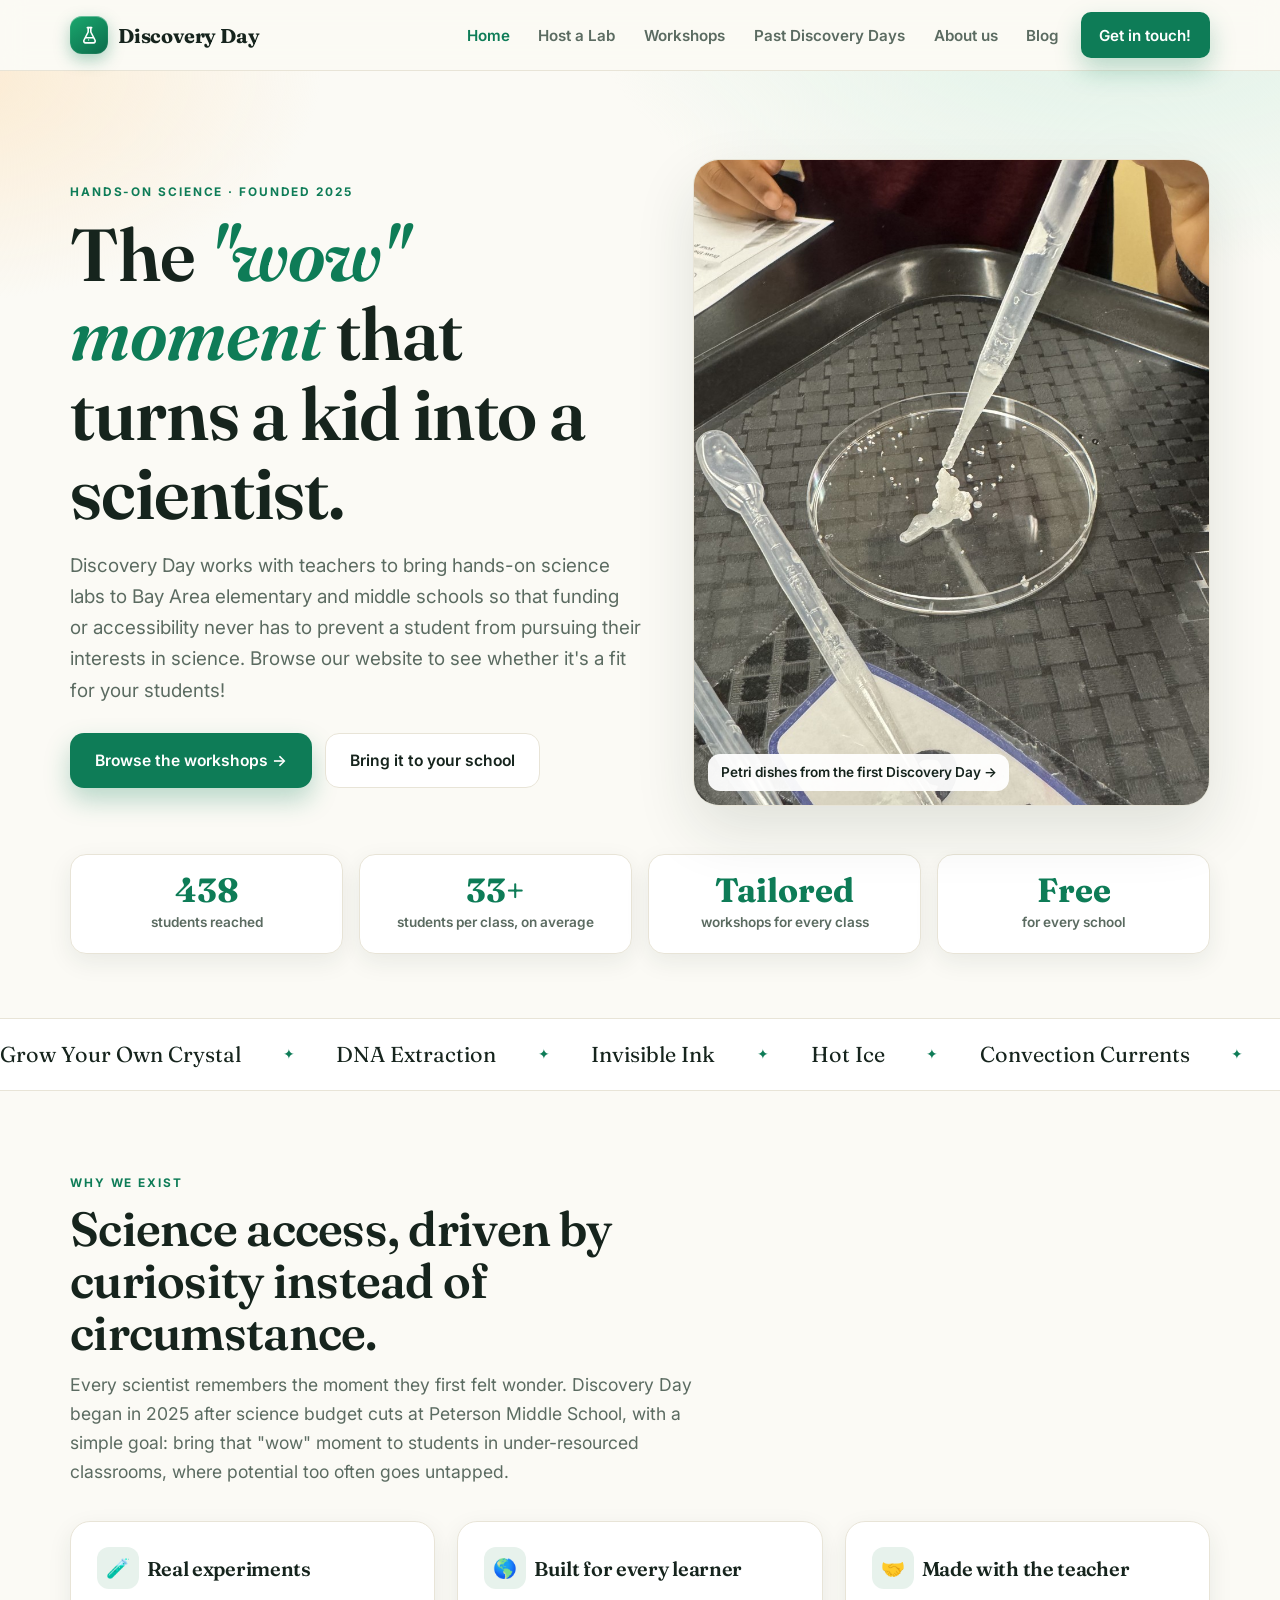
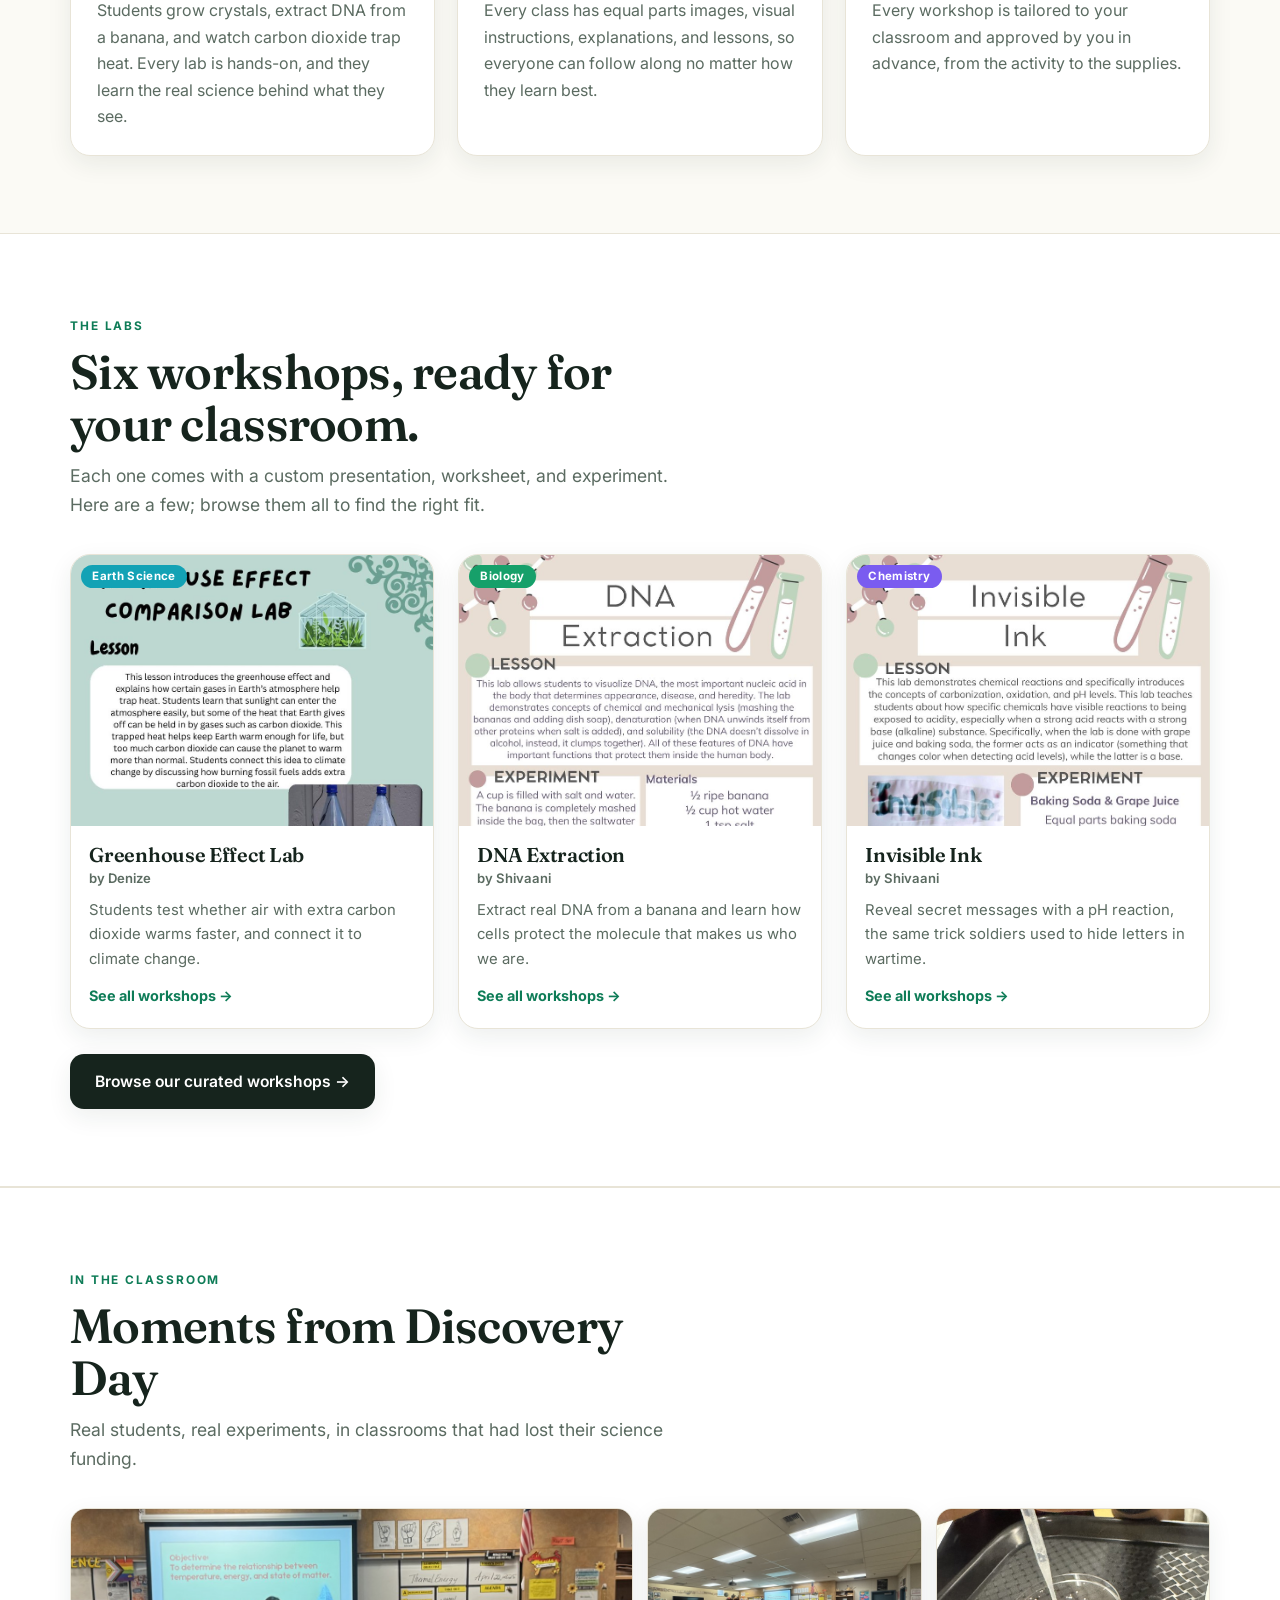
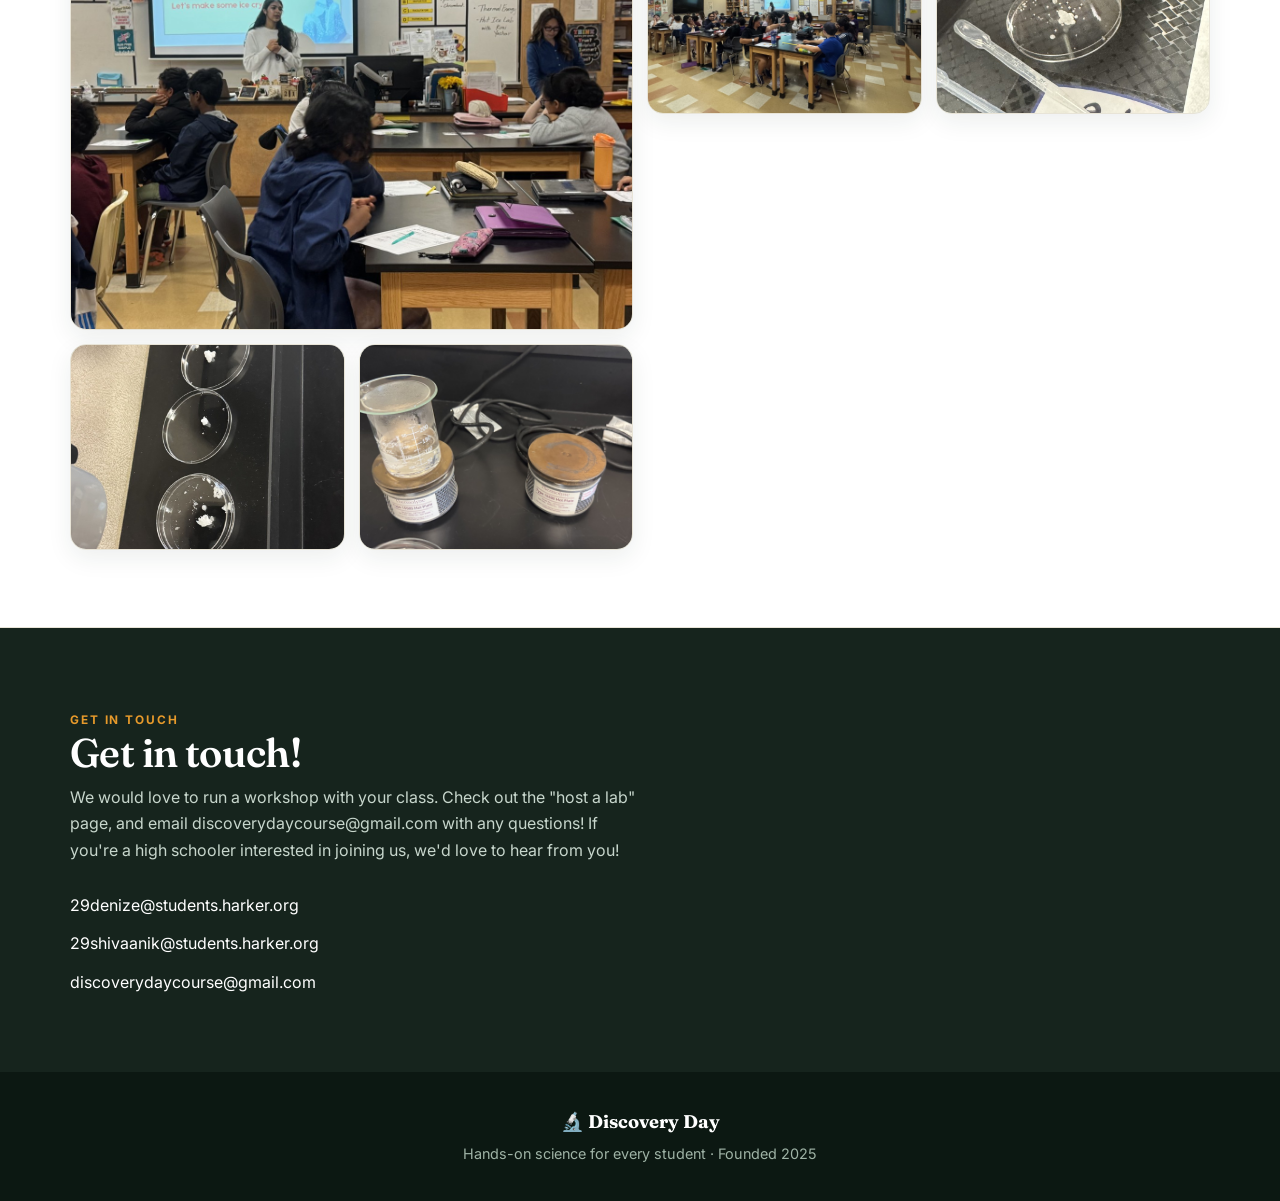
<file: index.html>
<!DOCTYPE html>
<html lang="en" class="no-js">
<head>
<meta charset="UTF-8" />
<meta name="viewport" content="width=device-width, initial-scale=1.0" /> 
<title>Discovery Day — Hands-on science for every student</title>
<meta name="description" content="Discovery Day works with teachers to bring hands-on science labs to Bay Area elementary and middle schools so that funding or accessibility never has to prevent a student from pursuing their interests in science. Browse our website to see whether it's a fit for your students!" />
<link rel="preconnect" href="https://fonts.googleapis.com" />
<link rel="preconnect" href="https://fonts.gstatic.com" crossorigin />
<link href="https://fonts.googleapis.com/css2?family=Fraunces:ital,opsz,wght@0,9..144,500;0,9..144,600;1,9..144,500&family=Inter:wght@400;500;600;700&display=swap" rel="stylesheet" />
<link rel="stylesheet" href="styles.css" />
</head>
<body>

  
<header class="nav">
  <div class="wrap nav-in">
    <a class="brand" href="index.html"><span class="mark"><svg viewBox="0 0 24 24" fill="none" stroke="#fff" stroke-width="1.8" stroke-linecap="round" stroke-linejoin="round" aria-hidden="true"><path d="M9.5 3h5"/><path d="M10.5 3v5L5.7 17.4A2 2 0 0 0 7.5 20.4h9a2 2 0 0 0 1.8-3L13.5 8V3"/><path d="M8 14.5h8"/><circle cx="11" cy="17" r=".7" fill="#fff" stroke="none"/></svg></span> Discovery Day</a>
    <button class="menu-btn" id="menuBtn" aria-label="Menu">☰</button>
    <nav class="links" id="links">
  <a href="index.html" class="active">Home</a>
  <a href="host-a-lab.html">Host a Lab</a>
  <a href="workshops.html">Workshops</a>
  <a href="past.html">Past Discovery Days</a>
  <a href="about.html">About us</a>
  <a href="blog.html">Blog</a>
  <a href="#contact" class="btn btn-green">Get in touch!</a>
</nav>
  </div>
</header>

<!-- HERO -->
<section class="hero">
  <div class="wrap hero-grid">
    <div>
      <span class="eyebrow">Hands-on science · founded 2025</span>
      <h1>The <em>"wow" moment</em> that turns a kid into a scientist.</h1>
    <p class="lead">Discovery Day works with teachers to bring hands-on science labs to Bay Area elementary and middle schools so that funding or accessibility never has to prevent a student from pursuing their interests in science. Browse our website to see whether it's a fit for your students!</p>
      <div class="cta">
        <a href="workshops.html" class="btn btn-green">Browse the workshops →</a>
        <a href="host-a-lab.html" class="btn btn-ghost">Bring it to your school</a>
      </div>
    </div>
    <div class="hero-img reveal">
      <img src="images/fdd-petri.jpg" alt="A petri dish of crystals from a Discovery Day lab" />
      <a class="tagcap" href="past.html#founding2025">Petri dishes from the first Discovery Day →</a>
    </div>
  </div>
  <div class="wrap">
    <div class="stats">
      <div class="stat"><b data-count="438">438</b><span>students reached</span></div>
      <div class="stat"><b data-count="33" data-suffix="+">33+</b><span>students per class, on average</span></div>
      <div class="stat"><b>Tailored</b><span>workshops for every class</span></div>
      <div class="stat"><b>Free</b><span>for every school</span></div>
    </div>
  </div>
</section>

<!-- WORKSHOP MARQUEE -->
<div class="marquee" aria-hidden="true">
  <div class="marquee-track">
    <span>Grow Your Own Crystal</span><span>DNA Extraction</span><span>Invisible Ink</span><span>Hot Ice</span><span>Convection Currents</span><span>Greenhouse Effect</span><span>Iodine Clock</span>
    <span>Grow Your Own Crystal</span><span>DNA Extraction</span><span>Invisible Ink</span><span>Hot Ice</span><span>Convection Currents</span><span>Greenhouse Effect</span><span>Iodine Clock</span>
  </div>
</div>

<!-- MISSION -->
<section>
  <div class="wrap">
    <div class="sec-head reveal">
      <span class="eyebrow">Why we exist</span>
      <h2>Science access, driven by curiosity instead of circumstance.</h2>
      <p>Every scientist remembers the moment they first felt wonder. Discovery Day began in 2025 after science budget cuts at Peterson Middle School, with a simple goal: bring that "wow" moment to students in under-resourced classrooms, where potential too often goes untapped.</p>
    </div>
    <div class="grid cols-3">
      <div class="panel reveal"><h3><span class="iconbadge">🧪</span>Real experiments</h3><p>Students grow crystals, extract DNA from a banana, and watch carbon dioxide trap heat. Every lab is hands-on, and they learn the real science behind what they see.</p></div>
      <div class="panel reveal"><h3><span class="iconbadge">🌎</span>Built for every learner</h3><p>Every class has equal parts images, visual instructions, explanations, and lessons, so everyone can follow along no matter how they learn best.</p></div>
      <div class="panel reveal"><h3><span class="iconbadge">🤝</span>Made with the teacher</h3><p>Every workshop is tailored to your classroom and approved by you in advance, from the activity to the supplies.</p></div>
    </div>
  </div>
</section>

<!-- FEATURED WORKSHOPS -->
<section style="background:#fff;border-top:1px solid var(--line);border-bottom:1px solid var(--line)">
  <div class="wrap">
    <div class="sec-head reveal">
      <span class="eyebrow">The labs</span>
      <h2>Six workshops, ready for your classroom.</h2>
      <p>Each one comes with a custom presentation, worksheet, and experiment. Here are a few; browse them all to find the right fit.</p>
    </div>
    <div class="wgrid">
      <a class="wcard reveal" href="workshops.html">
        <div class="thumb"><span class="subj subj-Earth">Earth Science</span><img src="images/wk-greenhouse.jpg" alt="Greenhouse Effect Comparison Lab" /></div>
        <div class="b"><h3>Greenhouse Effect Lab</h3><div class="by">by Denize</div><p>Students test whether air with extra carbon dioxide warms faster, and connect it to climate change.</p><div class="more">See all workshops →</div></div>
      </a>
      <a class="wcard reveal" href="workshops.html">
        <div class="thumb"><span class="subj subj-Biology">Biology</span><img src="images/wk-dna.jpg" alt="DNA Extraction Lab" /></div>
        <div class="b"><h3>DNA Extraction</h3><div class="by">by Shivaani</div><p>Extract real DNA from a banana and learn how cells protect the molecule that makes us who we are.</p><div class="more">See all workshops →</div></div>
      </a>
      <a class="wcard reveal" href="workshops.html">
        <div class="thumb"><span class="subj subj-Chemistry">Chemistry</span><img src="images/wk-invisibleink.jpg" alt="Invisible Ink Lab" /></div>
        <div class="b"><h3>Invisible Ink</h3><div class="by">by Shivaani</div><p>Reveal secret messages with a pH reaction, the same trick soldiers used to hide letters in wartime.</p><div class="more">See all workshops →</div></div>
      </a>
    </div>
    <div style="margin-top:1.6rem"><a href="workshops.html" class="btn btn-primary">Browse our curated workshops →</a></div>
  </div>
</section>

<!-- PHOTO GALLERY -->
<section style="background:#fff;border-top:1px solid var(--line);border-bottom:1px solid var(--line)">
  <div class="wrap">
    <div class="sec-head reveal">
      <span class="eyebrow">In the classroom</span>
      <h2>Moments from Discovery Day</h2>
      <p>Real students, real experiments, in classrooms that had lost their science funding.</p>
    </div>
    <div class="photo-gallery">
      <figure class="wide"><img src="images/fdd-teaching.jpg" alt="A Discovery Day leader teaching the class at the front of the room" loading="lazy" /></figure>
      <figure><img src="images/fdd-tables.jpg" alt="Students working on a hands-on experiment at their tables" loading="lazy" /></figure>
      <figure><img src="images/fdd-string.jpg" alt="A student lowering a string into a beaker to grow crystals" loading="lazy" /></figure>
      <figure><img src="images/fdd-petriart.jpg" alt="Petri dishes laid out for a Discovery Day lab" loading="lazy" /></figure>
      <figure><img src="images/fdd-hotice.jpg" alt="Cups of hot ice from a Discovery Day chemistry lab" loading="lazy" /></figure>
    </div>
  </div>
</section>

<!-- CONTACT -->
<section class="contact" id="contact">
  <div class="wrap contact-grid">
    <div>
      <span class="eyebrow" style="color:var(--amber)">Get in touch</span>
      <h2>Get in touch!</h2>
      <p class="sub">
        We would love to run a workshop with your class. Check out the "host a lab" page, and email discoverydaycourse@gmail.com with any questions! 
        If you're a high schooler interested in joining us, we'd love to hear from you!
      </p>
      <div class="email-list">
        <a class="mail" href="mailto:29denize@students.harker.org">29denize@students.harker.org</a>
        <a class="mail" href="mailto:29shivaanik@students.harker.org">29shivaanik@students.harker.org</a>
        <a class="mail" href="mailto:discoverydaycourse@gmail.com">discoverydaycourse@gmail.com</a>
      </div>
    </div>
  </div>
</section>

<footer>
  <div class="wrap">
    <div class="fb">🔬 Discovery Day</div>
    <p>Hands-on science for every student · Founded 2025</p>
  </div>
</footer>

<script src="app.js"></script>
</body>
</html>
</file>
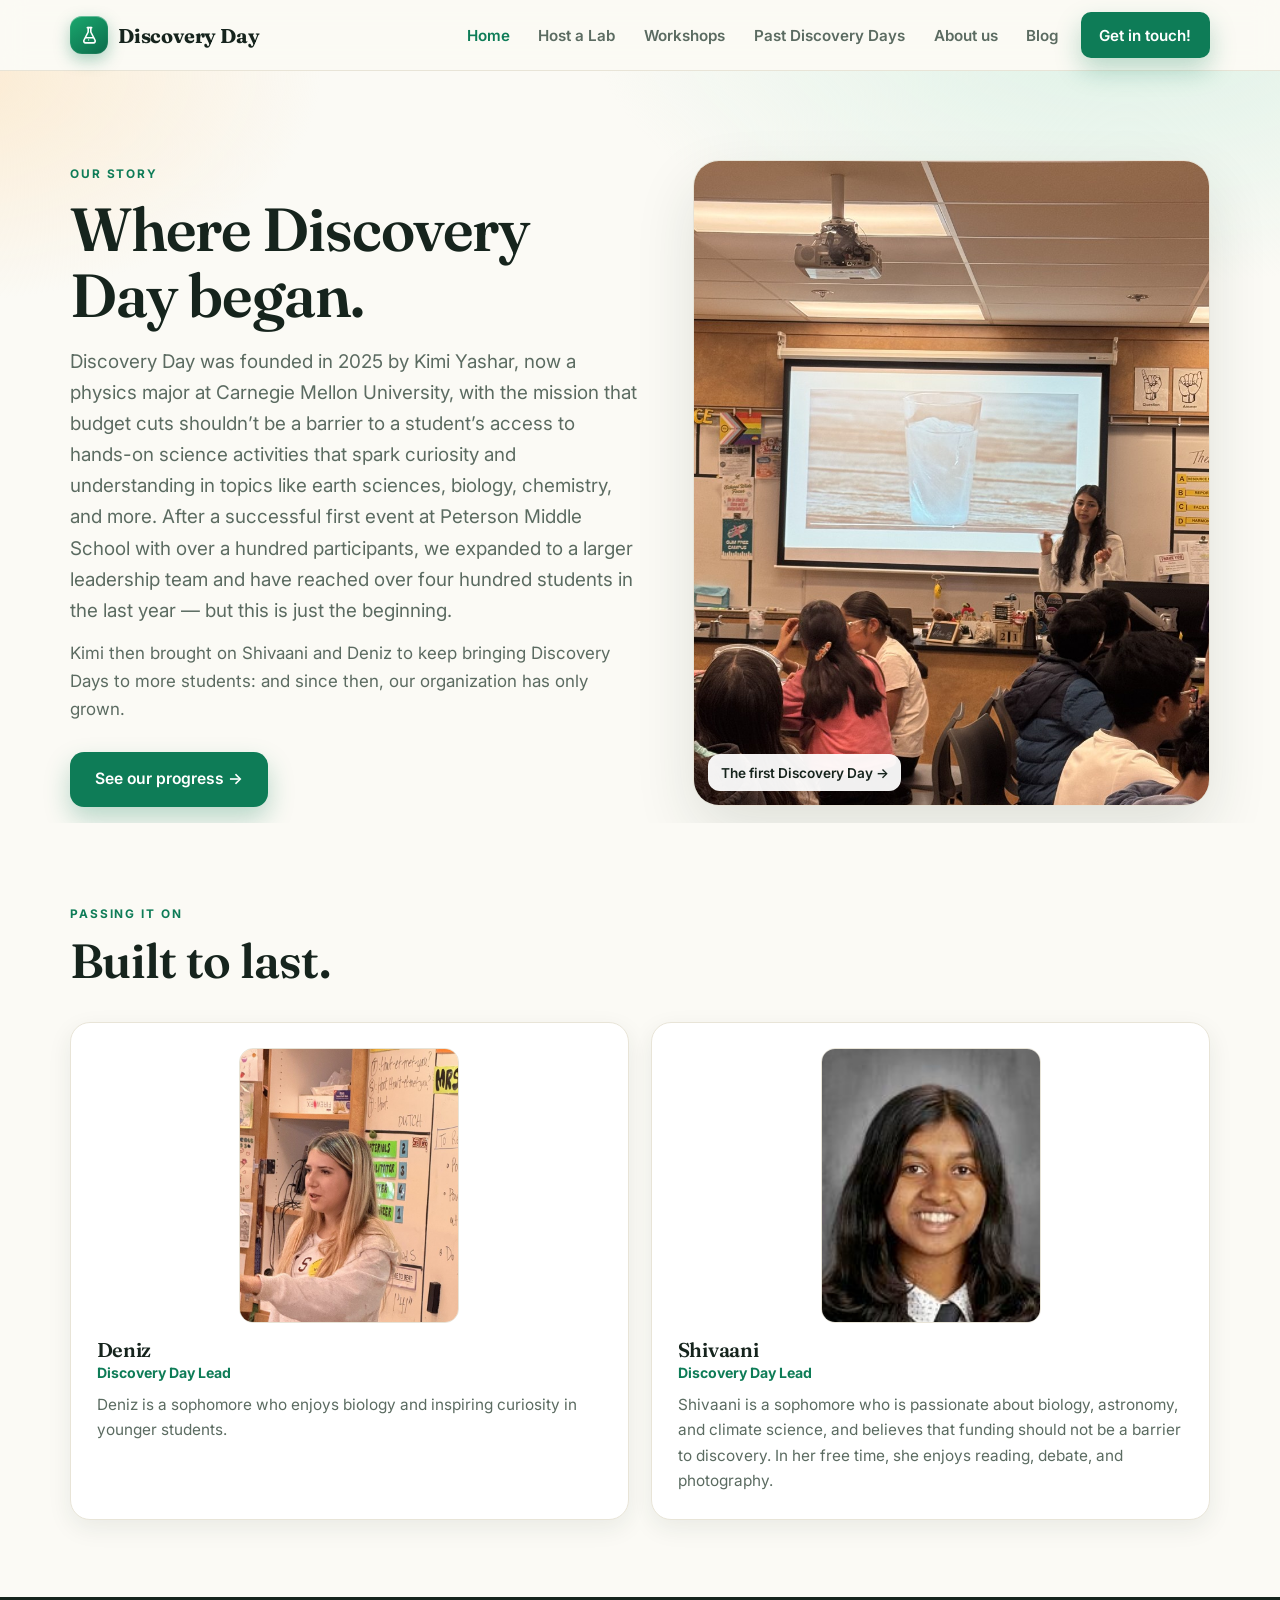
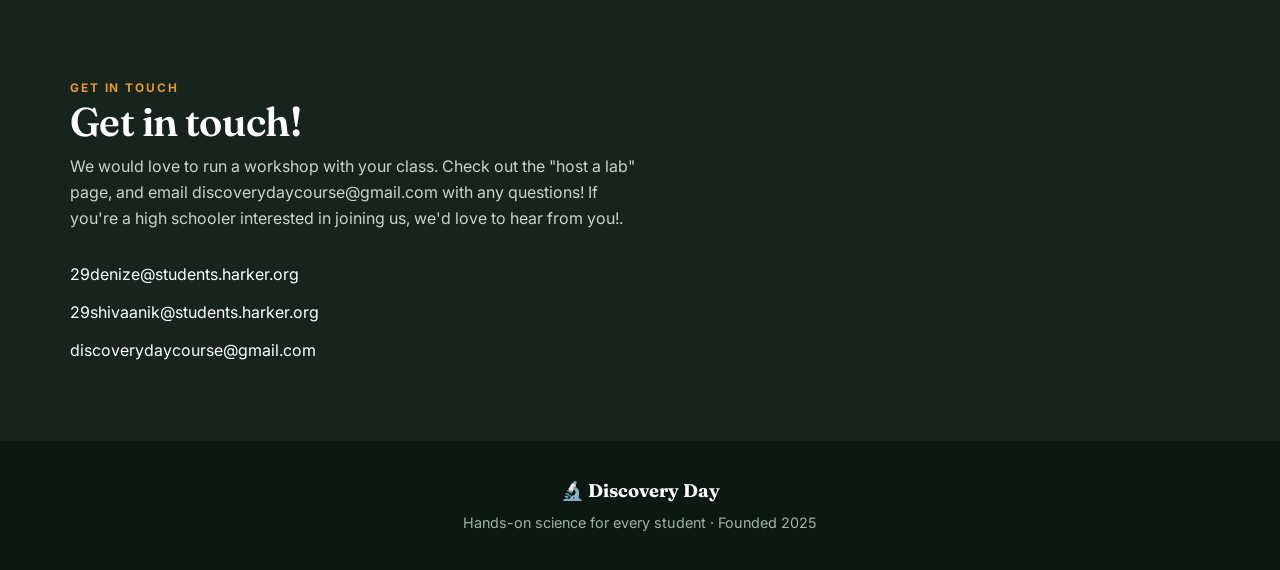
<file: about.html>
<!DOCTYPE html>

<html lang="en" class="no-js">
<head>
<meta charset="UTF-8" />
<meta name="viewport" content="width=device-width, initial-scale=1.0" />
<title>About — Discovery Day</title>
<meta name="description" content="How Discovery Day started after science budget cuts at Peterson Middle School, and the two student leaders carrying it forward." />
<link rel="preconnect" href="https://fonts.googleapis.com" />
<link rel="preconnect" href="https://fonts.gstatic.com" crossorigin />
<link href="https://fonts.googleapis.com/css2?family=Fraunces:ital,opsz,wght@0,9..144,500;0,9..144,600;1,9..144,500&family=Inter:wght@400;500;600;700&display=swap" rel="stylesheet" />
<link rel="stylesheet" href="styles.css" />
</head>
<body>

<header class="nav">
  <div class="wrap nav-in">
    <a class="brand" href="index.html"><span class="mark"><svg viewBox="0 0 24 24" fill="none" stroke="#fff" stroke-width="1.8" stroke-linecap="round" stroke-linejoin="round" aria-hidden="true"><path d="M9.5 3h5"/><path d="M10.5 3v5L5.7 17.4A2 2 0 0 0 7.5 20.4h9a2 2 0 0 0 1.8-3L13.5 8V3"/><path d="M8 14.5h8"/><circle cx="11" cy="17" r=".7" fill="#fff" stroke="none"/></svg></span> Discovery Day</a>
    <button class="menu-btn" id="menuBtn" aria-label="Menu">☰</button>
    <nav class="links" id="links">
  <a href="index.html" class="active">Home</a>
  <a href="host-a-lab.html">Host a Lab</a>
  <a href="workshops.html">Workshops</a>
  <a href="past.html">Past Discovery Days</a>
  <a href="about.html">About us</a>
  <a href="blog.html">Blog</a>
  <a href="#contact" class="btn btn-green">Get in touch!</a>
</nav>
  </div>
</header>

<!-- FOUNDING -->
<section class="hero" style="padding-bottom:1rem">
  <div class="wrap hero-grid">
    <div>
      <span class="eyebrow">Our story</span>
      <h1 style="font-size:clamp(2.4rem,5.4vw,3.8rem)">Where Discovery Day began.</h1>
      <p class="lead">Discovery Day was founded in 2025 by Kimi Yashar, now a physics major at Carnegie Mellon University, with the mission that budget cuts shouldn’t be a barrier to a student’s access to hands-on science activities that spark curiosity and understanding in topics like earth sciences, biology, chemistry, and more. After a successful first event at Peterson Middle School with over a hundred participants, we expanded to a larger leadership team and have reached over four hundred students in the last year — but this is just the beginning.</p>
      <p class="muted" style="font-size:1.06rem;margin-top:.9rem">Kimi then brought on Shivaani and Deniz to keep bringing Discovery Days to more students: and since then, our organization has only grown.</p>
      <div class="cta"><a href="past.html" class="btn btn-green">See our progress →</a></div>
    </div>
    <div class="hero-img reveal" style="aspect-ratio:4/5">
      <img src="images/fdd-class-back.jpg" alt="Students at the first Discovery Day watching a lesson" />
      <a class="tagcap" href="past.html#founding2025">The first Discovery Day →</a>
    </div>
  </div>
</section>

<!-- HANDOFF -->
<section>
  <div class="wrap">
    <div class="sec-head reveal" style="max-width:70ch">
      <span class="eyebrow">Passing it on</span>
      <h2>Built to last.</h2>
    </div>
    <div class="people">
      <div class="bio reveal">
        <img class="bio-photo" src="images/deniz.jpg" alt="Deniz teaching a Discovery Day workshop" />
        <h3>Deniz</h3>
        <div class="role">Discovery Day Lead</div>
        <p>Deniz is a sophomore who enjoys biology and inspiring curiosity in younger students.</p>
      </div>
      <div class="bio reveal">
        <img class="bio-photo" src="images/shivaani.jpg" alt="Shivaani teaching a Discovery Day workshop" />
        <h3>Shivaani</h3>
        <div class="role">Discovery Day Lead</div>
        <p>Shivaani is a sophomore who is passionate about biology, astronomy, and climate science, and believes that funding should not be a barrier to discovery. In her free time, she enjoys reading, debate, and photography.</p>
      </div>
    </div>
  </div>
</section>

<!-- VALUES -->

<!-- CONTACT -->
<section class="contact" id="contact">
  <div class="wrap contact-grid">
    <div>
      <span class="eyebrow" style="color:var(--amber)">Get in touch</span>
      <h2>Get in touch!</h2>
      <p class="sub">We would love to run a workshop with your class. Check out the "host a lab" page, and email discoverydaycourse@gmail.com with any questions! 
        If you're a high schooler interested in joining us, we'd love to hear from you!.</p>
  <div class="email-list">
 <a class="mail" href="mailto:29denize@students.harker.org">29denize@students.harker.org</a>
 <a class="mail" href="mailto:29shivaanik@students.harker.org">29shivaanik@students.harker.org</a>
 <a class="mail" href="mailto:discoverydaycourse@gmail.com">discoverydaycourse@gmail.com</a>
</div>
  
    </div>
  </div>
</section>

<footer><div class="wrap"><div class="fb">🔬 Discovery Day</div><p>Hands-on science for every student · Founded 2025</p></div></footer>

<script src="app.js"></script>
</body>
</html>
</file>
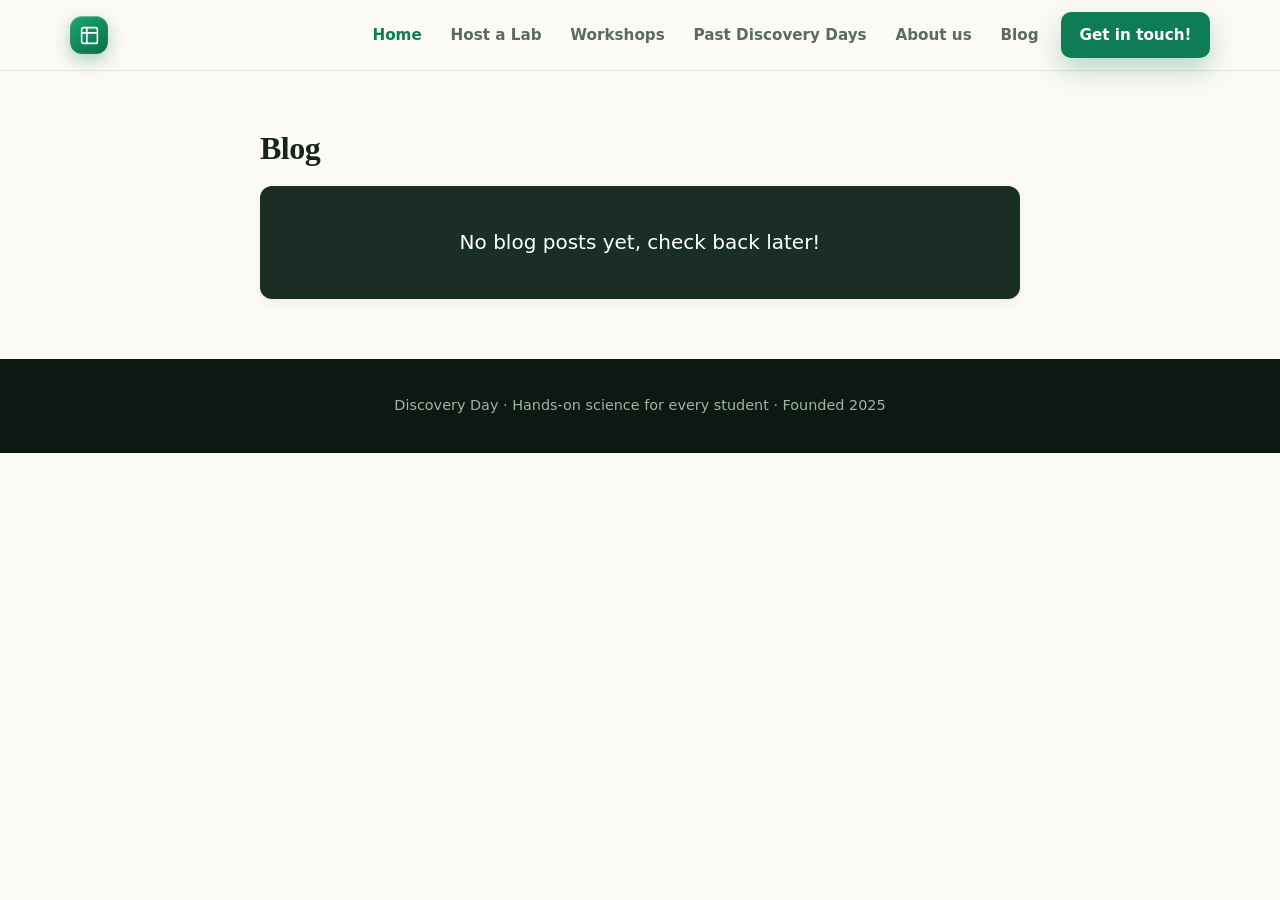
<file: blog.html>
<!DOCTYPE html>
<html lang="en">
<head>
  <meta charset="UTF-8" />
  <meta name="viewport" content="width=device-width, initial-scale=1.0" />
  <title>Blog — Discovery Day</title>
  <link rel="stylesheet" href="styles.css" />
</head>
<body>
  <header class="nav">
    <div class="wrap nav-in">
      <a class="brand" href="index.html"><span class="mark"><svg viewBox="0 0 24 24" fill="none" stroke="#fff" stroke-width="1.8" stroke-linecap="round" stroke-linejoin="round"><path d="M9 3H5a2 2 0 0 0-2 2v4m6-6h10a2 2 0 0 1 2 2v4M9 3v18m0 0h10a2 2 0 0 0 2-2V9M9 21H5a2 2 0 0 1-2-2V9m0 0h18"></path></svg></span></a>
      <button class="menu-btn" id="menuBtn" aria-label="Menu">=</button>
    <nav class="links" id="links">
  <a href="index.html" class="active">Home</a>
  <a href="host-a-lab.html">Host a Lab</a>
  <a href="workshops.html">Workshops</a>
  <a href="past.html">Past Discovery Days</a>
  <a href="about.html">About us</a>
  <a href="blog.html">Blog</a>
  <a href="#contact" class="btn btn-green">Get in touch!</a>
</nav>
    </div>
  </header>

  <main>
    <div class="wrap" style="padding: 60px 20px; max-width: 800px; margin: 0 auto;">
      <h1 style="margin-bottom: 20px;">Blog</h1>
      <div class="blog-empty-box">
        No blog posts yet, check back later!
      </div>
    </div>
  </main>

  <footer>
    <div class="wrap"><p>Discovery Day · Hands-on science for every student · Founded 2025</p></div>
  </footer>
  <script src="app.js"></script>
</body>
</html>
</file>
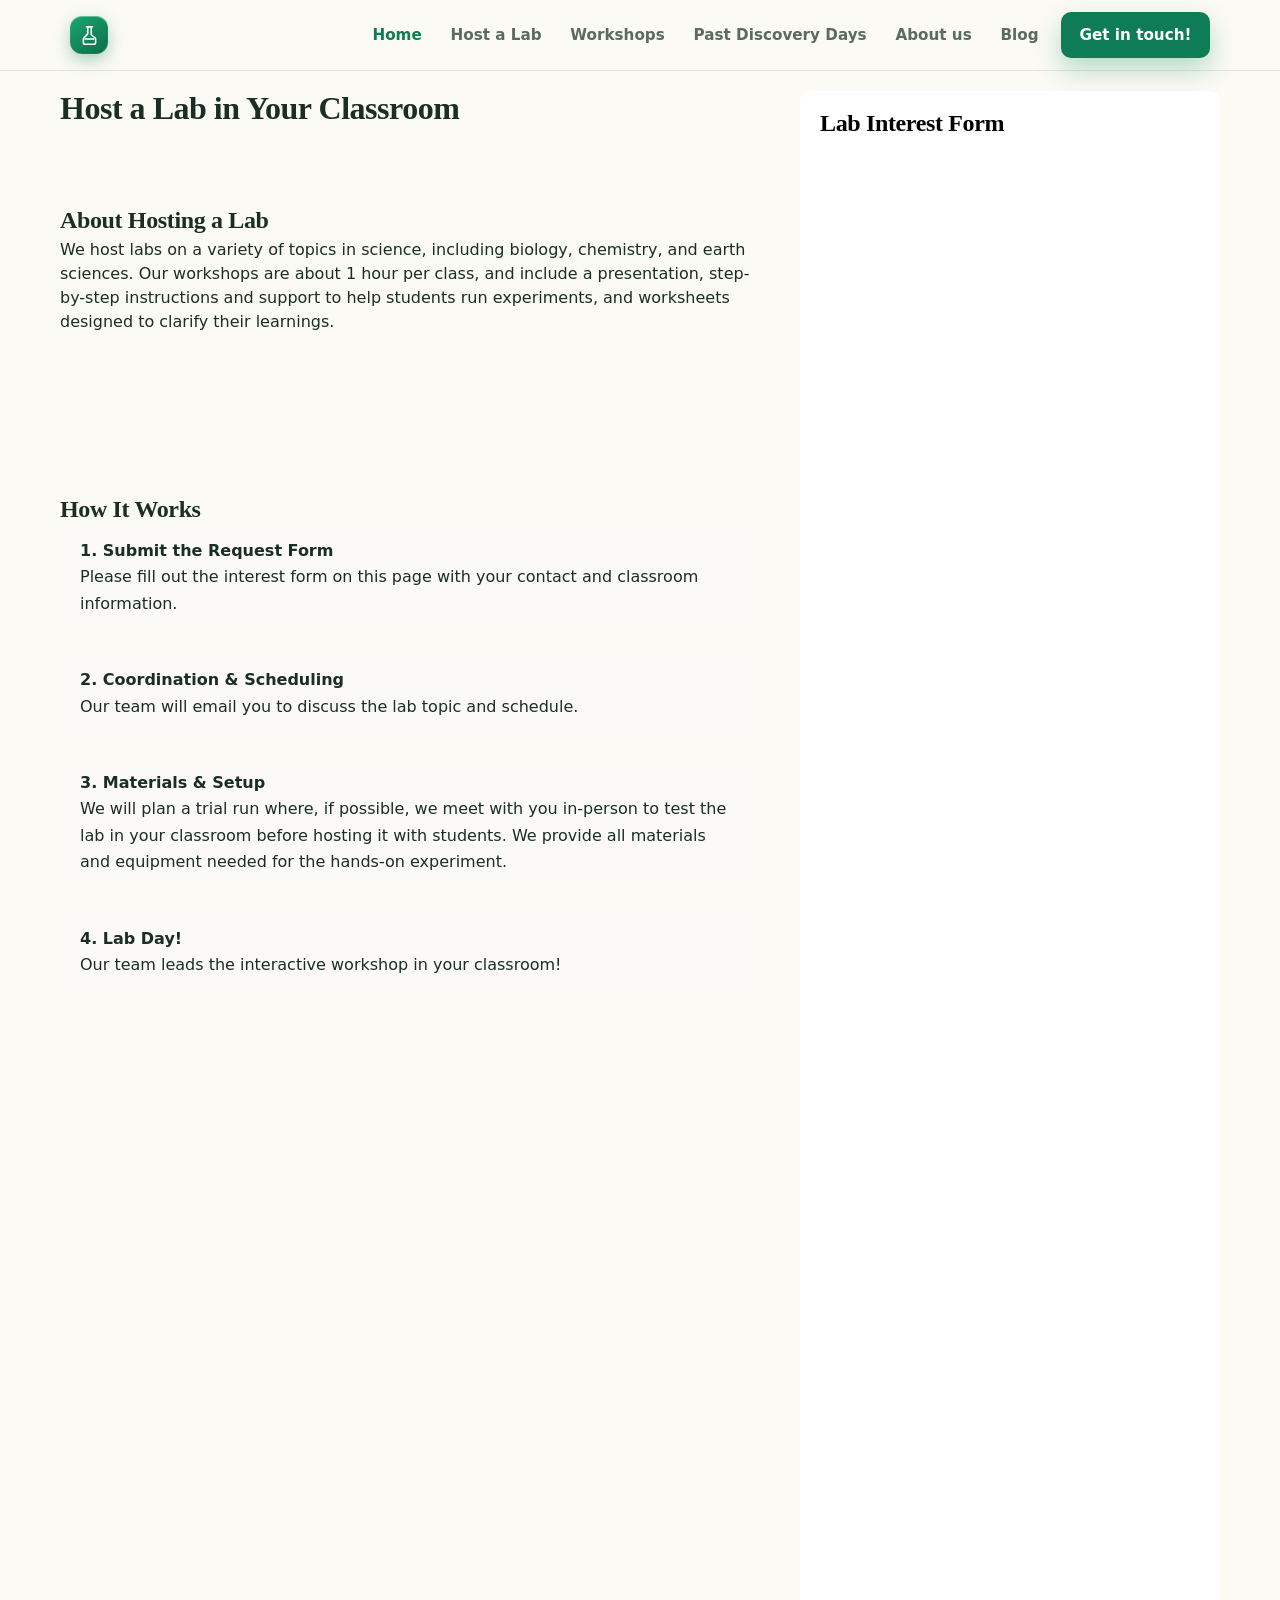
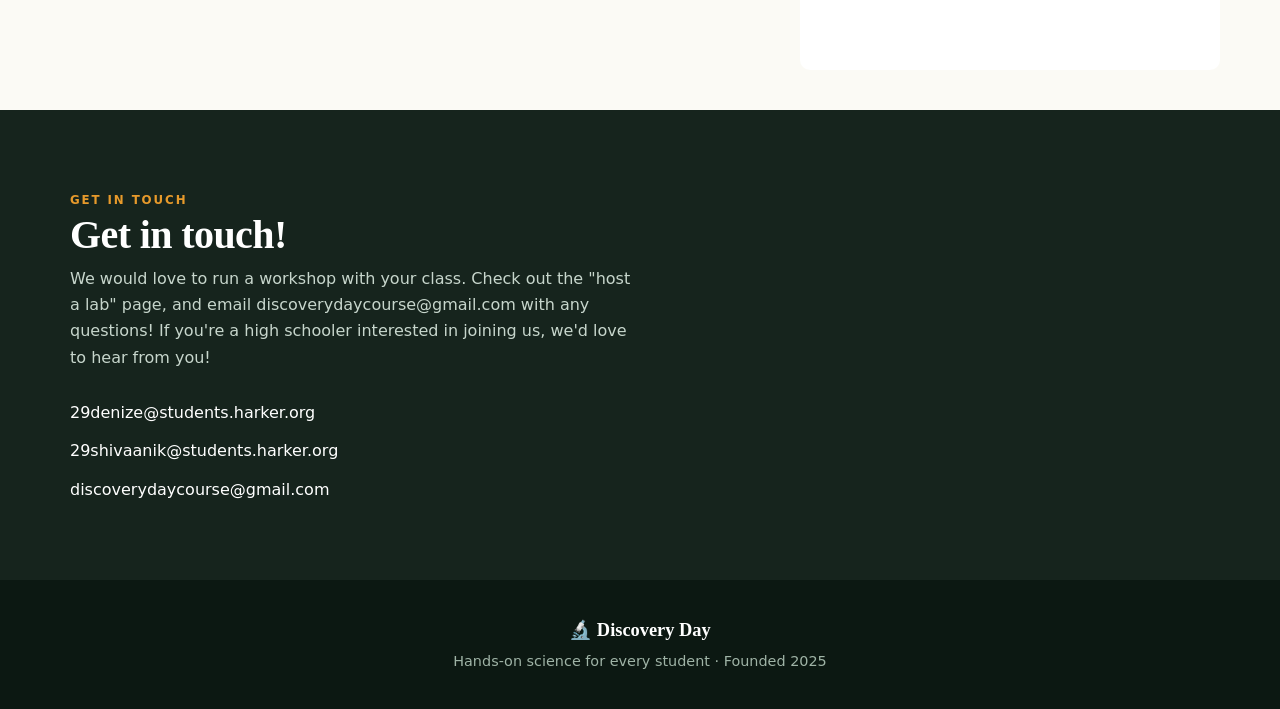
<file: host-a-lab.html>
<!DOCTYPE html>
<html lang="en">
<head>
  <meta charset="UTF-8">
  <meta name="viewport" content="width=device-width, initial-scale=1.0">
  <title>Host a Lab — Discovery Day</title>
  <link rel="stylesheet" href="styles.css">
</head>
<body>

 <!-- Navigation Bar -->
<header class="nav">
  <div class="wrap nav-in">
    <a class="brand" href="index.html">
      <span class="mark">
        <svg viewBox="0 0 24 24" fill="none" stroke="#fff" stroke-width="1.8" stroke-linecap="round" stroke-linejoin="round">
          <path d="M10 2v7.31c0 .53-.21 1.04-.59 1.41L5.59 14.82A2 2 0 0 0 5 16.24V20a2 2 0 0 0 2 2h10a2 2 0 0 0 2-2v-3.76a2 2 0 0 0-.59-1.42l-3.82-3.1a2 2 0 0 1-.59-1.41V2H10z"></path>
          <path d="M8.5 2h7"></path>
          <path d="M7 16h10"></path>
        </svg>
      </span>
    </a>
    <button class="menu-btn" id="menuButton" aria-label="Menu">=</button>
   <nav class="links" id="links">
  <a href="index.html" class="active">Home</a>
  <a href="host-a-lab.html">Host a Lab</a>
  <a href="workshops.html">Workshops</a>
  <a href="past.html">Past Discovery Days</a>
  <a href="about.html">About us</a>
  <a href="blog.html">Blog</a>
  <a href="#contact" class="btn btn-green">Get in touch!</a>
</nav>
  </div>
</header>
  
  <!-- Main Content Container -->
  <main class="page-container">
    
    <!-- Left Column: Description & Instructions -->
    <div class="content-left">
      <h1>Host a Lab in Your Classroom</h1>

      <!-- Description Section -->
      <section class="description-section">
        <h2>About Hosting a Lab</h2>
        <p>
          We host labs on a variety of topics in science, including biology, chemistry, and earth sciences. Our workshops are about 1 hour per class, and include a presentation, step-by-step instructions and support to help students run experiments, and worksheets designed to clarify their learnings.
        </p>
      </section>

      <!-- Instructions Section -->
      <section class="instructions-section">
        <h2>How It Works</h2>
        <ol class="steps-list">
          <li>
            <strong>1. Submit the Request Form</strong>
            <p>Please fill out the interest form on this page with your contact and classroom information.</p>
          </li>
          <li>
            <strong>2. Coordination & Scheduling</strong>
            <p>Our team will email you to discuss the lab topic and schedule.</p>
          </li>
          <li>
            <strong>3. Materials & Setup</strong>
            <p> We will plan a trial run where, if possible, we meet with you in-person to test the lab in your classroom before hosting it with students. We provide all materials and equipment needed for the hands-on experiment.</p>
          </li>
          <li>
            <strong>4. Lab Day!</strong>
            <p>Our team leads the interactive workshop in your classroom!</p>
          </li>
        </ol>
      </section>

    </div>

    <!-- Right Column: Form -->
    <div class="content-right">
      <div class="form-wrapper">
        <h2>Lab Interest Form</h2>
        <!-- PASTE YOUR GOOGLE FORM IFRAME CODE BELOW THIS LINE -->
      <iframe src="https://docs.google.com/forms/d/e/1FAIpQLSckwuGvxl1EQvBVbkAygsaOpy3rK3SDnHh4ok32ptBSzXz7Eg/viewform?embedded=true" width="640" height="1504" frameborder="0" marginheight="0" marginwidth="0">Loading…</iframe>
      </div>
    </div>

  </main>

</body>
</html>

<!-- CONTACT -->
<section class="contact" id="contact">
  <div class="wrap contact-grid">
    <div>
      <span class="eyebrow" style="color:var(--amber)">Get in touch</span>
      <h2>Get in touch!</h2>
      <p class="sub">
        We would love to run a workshop with your class. Check out the "host a lab" page, and email discoverydaycourse@gmail.com with any questions! 
        If you're a high schooler interested in joining us, we'd love to hear from you!
      </p>
      <div class="email-list">
        <a class="mail" href="mailto:29denize@students.harker.org">29denize@students.harker.org</a>
        <a class="mail" href="mailto:29shivaanik@students.harker.org">29shivaanik@students.harker.org</a>
        <a class="mail" href="mailto:discoverydaycourse@gmail.com">discoverydaycourse@gmail.com</a>
      </div>
    </div>
  </div>
</section>

<footer>
  <div class="wrap">
    <div class="fb">🔬 Discovery Day</div>
    <p>Hands-on science for every student · Founded 2025</p>
  </div>
</footer>

<script src="app.js"></script>
</body>
</html>
</file>
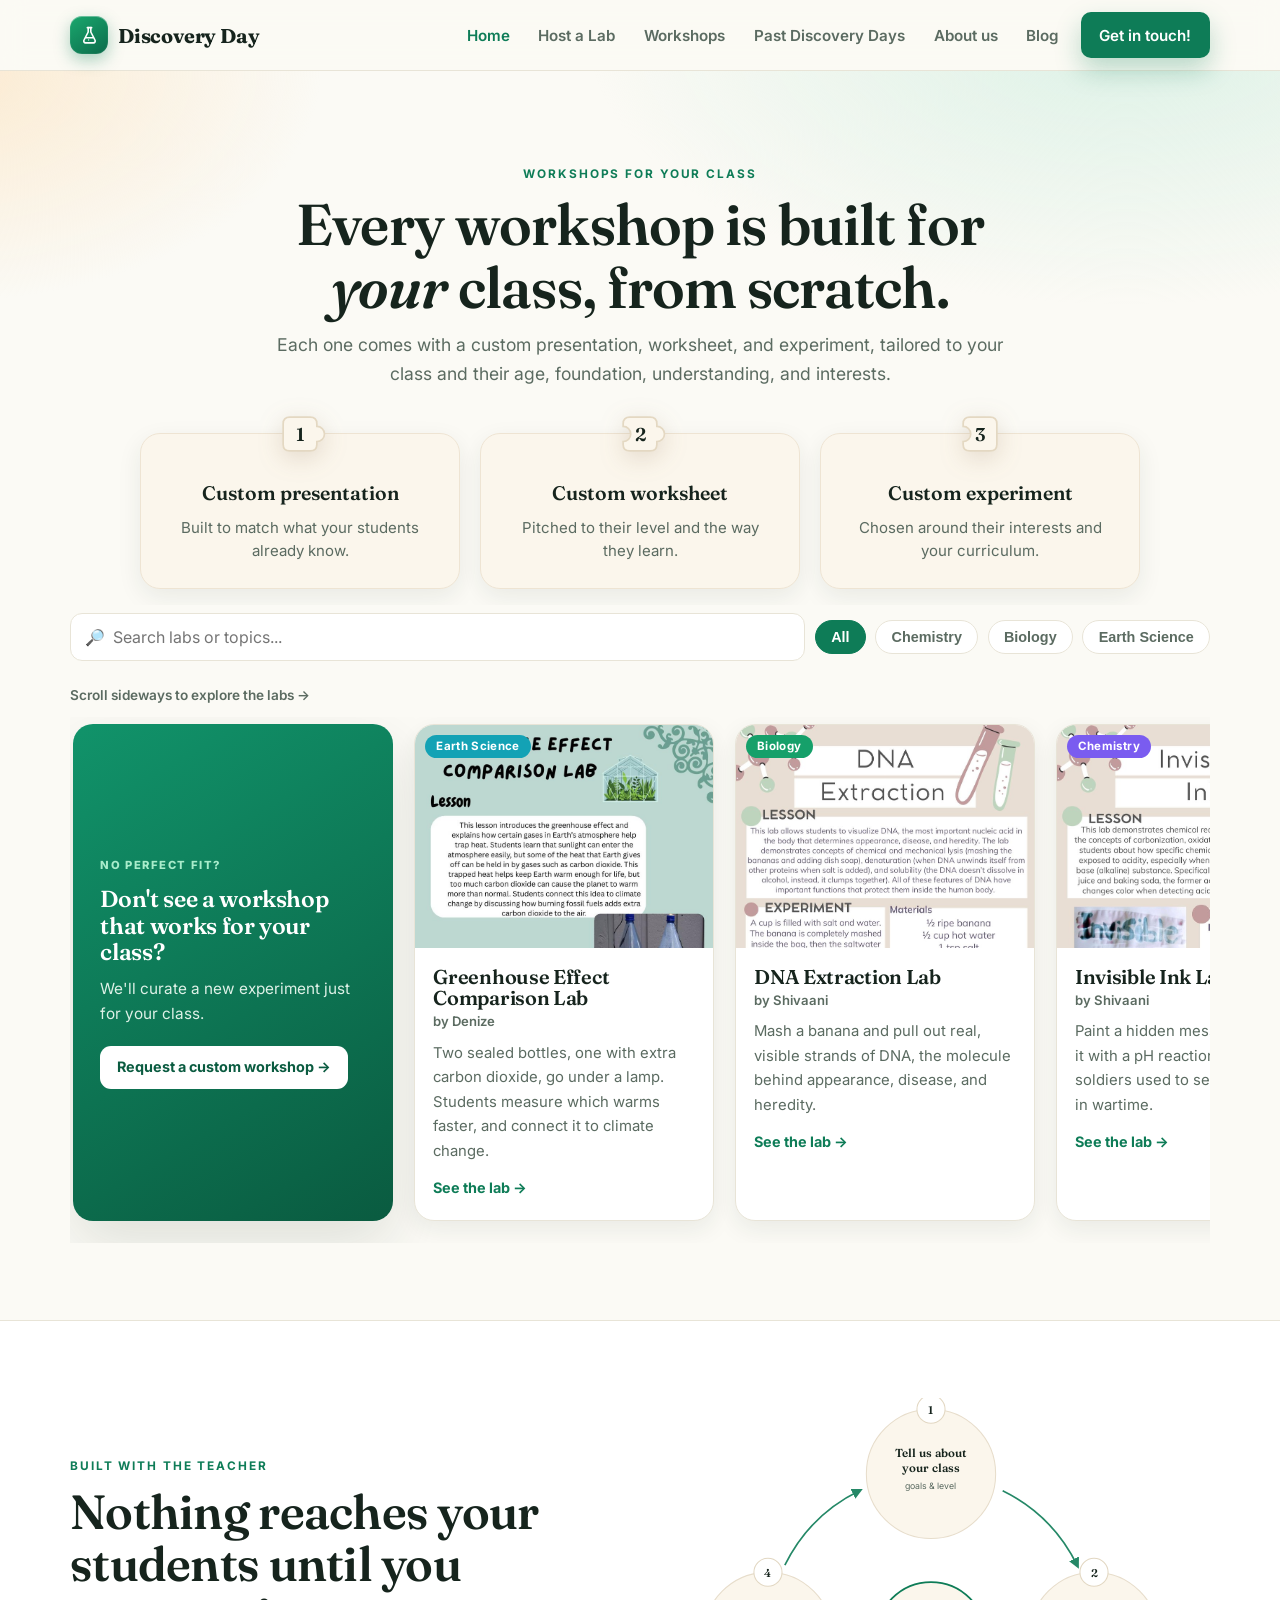
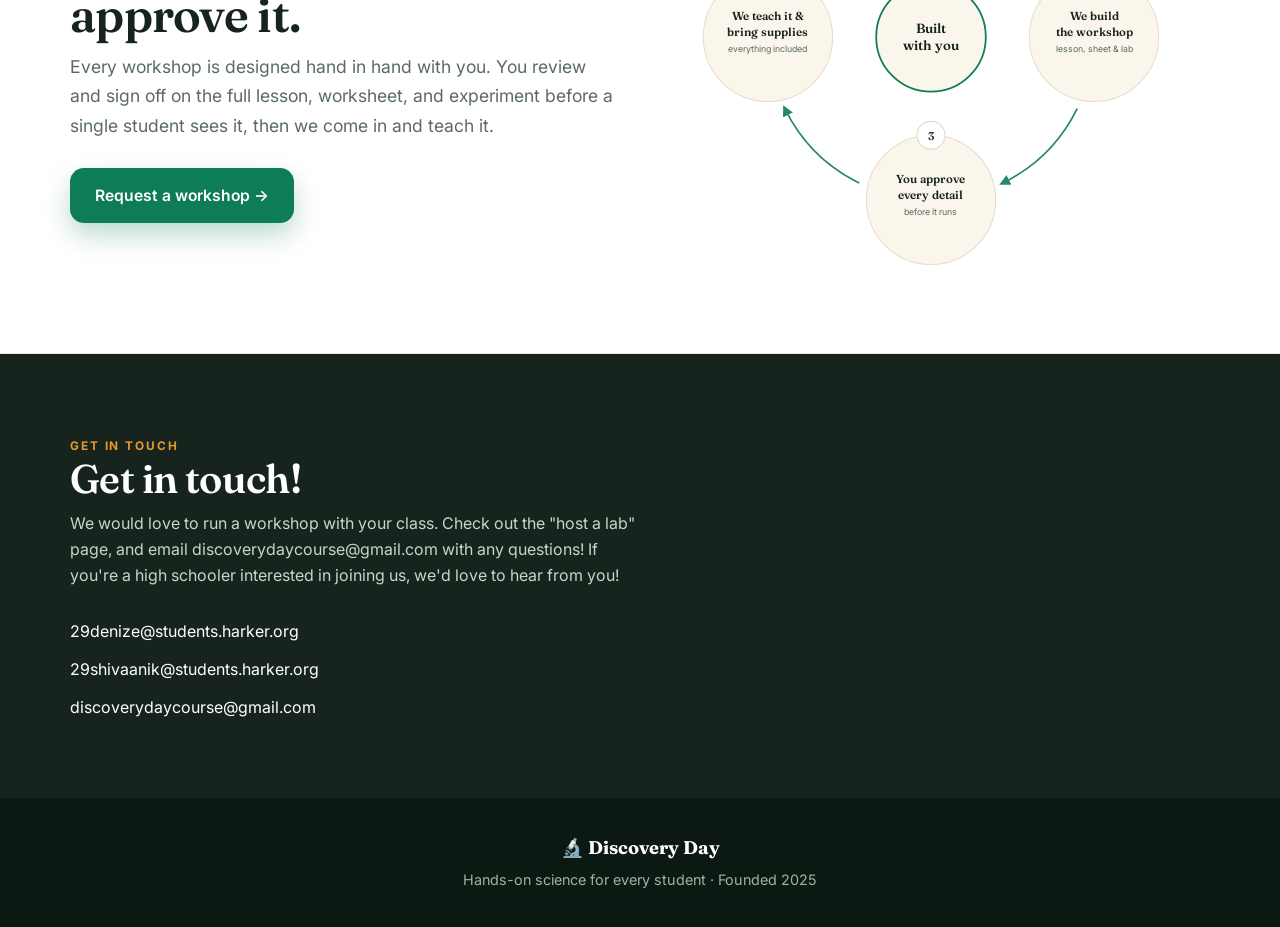
<file: workshops.html>
<!DOCTYPE html>
<html lang="en" class="no-js">
<head>
<meta charset="UTF-8" />
<meta name="viewport" content="width=device-width, initial-scale=1.0" />
<title>Workshops for your class — Discovery Day</title>
<meta name="description" content="Browse Discovery Day's hands-on science labs. Each comes with a custom presentation, worksheet, and experiment, built with your classroom in mind and designed so every student can follow along." />
<link rel="preconnect" href="https://fonts.googleapis.com" />
<link rel="preconnect" href="https://fonts.gstatic.com" crossorigin />
<link href="https://fonts.googleapis.com/css2?family=Fraunces:ital,opsz,wght@0,9..144,500;0,9..144,600;1,9..144,500&family=Inter:wght@400;500;600;700&display=swap" rel="stylesheet" />
<link rel="stylesheet" href="styles.css" />
</head>
<body>

<header class="nav">
  <div class="wrap nav-in">
    <a class="brand" href="index.html"><span class="mark"><svg viewBox="0 0 24 24" fill="none" stroke="#fff" stroke-width="1.8" stroke-linecap="round" stroke-linejoin="round" aria-hidden="true"><path d="M9.5 3h5"/><path d="M10.5 3v5L5.7 17.4A2 2 0 0 0 7.5 20.4h9a2 2 0 0 0 1.8-3L13.5 8V3"/><path d="M8 14.5h8"/><circle cx="11" cy="17" r=".7" fill="#fff" stroke="none"/></svg></span> Discovery Day</a>
    <button class="menu-btn" id="menuBtn" aria-label="Menu">☰</button>
  <nav class="links" id="links">
  <a href="index.html" class="active">Home</a>
  <a href="host-a-lab.html">Host a Lab</a>
  <a href="workshops.html">Workshops</a>
  <a href="past.html">Past Discovery Days</a>
  <a href="about.html">About us</a>
  <a href="blog.html">Blog</a>
  <a href="#contact" class="btn btn-green">Get in touch!</a>
</nav>
  </div>
</header>

<!-- INTRO -->
<section class="hero" style="padding-bottom:1rem">
  <div class="wrap">
    <div class="sec-head" style="max-width:none;text-align:center;margin-inline:auto">
      <span class="eyebrow">Workshops for your class</span>
      <h2 style="font-size:clamp(2.3rem,5.2vw,3.6rem);max-width:20ch;margin-inline:auto">Every workshop is built for <em>your</em> class, from scratch.</h2>
      <p class="lead" style="max-width:66ch;margin-inline:auto">Each one comes with a custom presentation, worksheet, and experiment, tailored to your class and their age, foundation, understanding, and interests.</p>
    </div>
    <div class="kit-trio reveal">
      <div class="kit-item"><span class="kit-num"><svg viewBox="0 0 64 64" aria-hidden="true"><path d="M20,12 H44 Q52,12 52,20 V23 A9,9 0 0 1 52,41 V44 Q52,52 44,52 H20 Q12,52 12,44 V20 Q12,12 20,12 Z" fill="#FBF6EC" stroke="#E4D8C2" stroke-width="2"/><text x="32" y="40" text-anchor="middle" fill="#16241D" font-family="Fraunces,serif" font-size="22" font-weight="600">1</text></svg></span><b>Custom presentation</b><span>Built to match what your students already know.</span></div>
      <div class="kit-item"><span class="kit-num"><svg viewBox="0 0 64 64" aria-hidden="true"><path d="M20,12 H44 Q52,12 52,20 V23 A9,9 0 0 1 52,41 V44 Q52,52 44,52 H20 Q12,52 12,44 V41 A9,9 0 0 0 12,23 V20 Q12,12 20,12 Z" fill="#FBF6EC" stroke="#E4D8C2" stroke-width="2"/><text x="32" y="40" text-anchor="middle" fill="#16241D" font-family="Fraunces,serif" font-size="22" font-weight="600">2</text></svg></span><b>Custom worksheet</b><span>Pitched to their level and the way they learn.</span></div>
      <div class="kit-item"><span class="kit-num"><svg viewBox="0 0 64 64" aria-hidden="true"><path d="M20,12 H44 Q52,12 52,20 V44 Q52,52 44,52 H20 Q12,52 12,44 V41 A9,9 0 0 0 12,23 V20 Q12,12 20,12 Z" fill="#FBF6EC" stroke="#E4D8C2" stroke-width="2"/><text x="32" y="40" text-anchor="middle" fill="#16241D" font-family="Fraunces,serif" font-size="22" font-weight="600">3</text></svg></span><b>Custom experiment</b><span>Chosen around their interests and your curriculum.</span></div>
    </div>
  </div>
</section>

<!-- CATALOG -->
<section style="padding-top:.5rem">
  <div class="wrap">
    <div class="filters">
      <label class="search">🔎 <input id="search" type="text" placeholder="Search labs or topics..." aria-label="Search workshops" /></label>
      <button class="chip active" data-cat="all">All</button>
      <button class="chip" data-cat="Chemistry">Chemistry</button>
      <button class="chip" data-cat="Biology">Biology</button>
      <button class="chip" data-cat="Earth">Earth Science</button>
    </div>
    <p class="scrollhint">Scroll sideways to explore the labs →</p>
    <div class="wscroll" id="grid"></div>
    <p id="empty" style="display:none;color:var(--ink-soft);margin-top:1rem">No labs match that search yet.</p>
  </div>
</section>

<!-- TEACHER-APPROVAL CYCLE -->
<section style="background:#fff;border-top:1px solid var(--line);border-bottom:1px solid var(--line)">
  <div class="wrap">
    <div class="cycle-layout">
      <div class="sec-head reveal" style="text-align:left;max-width:none;margin:0">
        <span class="eyebrow">Built with the teacher</span>
        <h2>Nothing reaches your students until you approve it.</h2>
        <p>Every workshop is designed hand in hand with you. You review and sign off on the full lesson, worksheet, and experiment before a single student sees it, then we come in and teach it.</p>
        <div style="margin-top:1.8rem"><a href="#contact" class="btn btn-green">Request a workshop →</a></div>
      </div>
    <div class="cycle reveal">
      <svg viewBox="0 0 740 680" role="img" aria-label="A four-step cycle: you tell us about your class, we build the workshop, you approve every detail, then we teach it and bring the supplies — and it repeats for the next workshop.">
        <defs>
          <marker id="ah" viewBox="0 0 10 10" refX="6.5" refY="5" markerWidth="6.5" markerHeight="6.5" orient="auto-start-reverse">
            <path d="M0,0 L10,5 L0,10 z" fill="#0E7C57"/>
          </marker>
        </defs>
        <!-- flow arcs, clockwise -->
        <g fill="none" stroke="#0E7C57" stroke-width="2.4" marker-end="url(#ah)" opacity=".9">
          <path d="M472,132 A232,232 0 0 1 578,238"/>
          <path d="M578,442 A232,232 0 0 1 472,548"/>
          <path d="M268,548 A232,232 0 0 1 162,442"/>
          <path d="M162,238 A232,232 0 0 1 268,132"/>
        </g>
        <!-- center medallion -->
        <circle cx="370" cy="340" r="78" fill="#FBF6EC" stroke="#0E7C57" stroke-width="2.5"/>
        <text x="370" y="334" text-anchor="middle" fill="#16241D" font-family="Fraunces,serif" font-size="19" font-weight="600">Built</text>
        <text x="370" y="358" text-anchor="middle" fill="#16241D" font-family="Fraunces,serif" font-size="19" font-weight="600">with you</text>
        <!-- node 1 (top) -->
        <g>
          <circle cx="370" cy="108" r="92" fill="#FBF6EC" stroke="#E7DDCB" stroke-width="1.5"/>
          <circle cx="370" cy="16" r="20" fill="#FFFFFF" stroke="#E2D7C2" stroke-width="1.5"/>
          <text x="370" y="23" text-anchor="middle" fill="#16241D" font-family="Fraunces,serif" font-size="16" font-weight="600">1</text>
          <text x="370" y="84" text-anchor="middle" fill="#16241D" font-family="Fraunces,serif" font-size="16.5" font-weight="600">Tell us about</text>
          <text x="370" y="106" text-anchor="middle" fill="#16241D" font-family="Fraunces,serif" font-size="16.5" font-weight="600">your class</text>
          <text x="370" y="130" text-anchor="middle" fill="#5B6B61" font-family="Inter,sans-serif" font-size="12.5">goals &amp; level</text>
        </g>
        <!-- node 2 (right) -->
        <g>
          <circle cx="602" cy="340" r="92" fill="#FBF6EC" stroke="#E7DDCB" stroke-width="1.5"/>
          <circle cx="602" cy="248" r="20" fill="#FFFFFF" stroke="#E2D7C2" stroke-width="1.5"/>
          <text x="602" y="255" text-anchor="middle" fill="#16241D" font-family="Fraunces,serif" font-size="16" font-weight="600">2</text>
          <text x="602" y="316" text-anchor="middle" fill="#16241D" font-family="Fraunces,serif" font-size="16.5" font-weight="600">We build</text>
          <text x="602" y="338" text-anchor="middle" fill="#16241D" font-family="Fraunces,serif" font-size="16.5" font-weight="600">the workshop</text>
          <text x="602" y="362" text-anchor="middle" fill="#5B6B61" font-family="Inter,sans-serif" font-size="12.5">lesson, sheet &amp; lab</text>
        </g>
        <!-- node 3 (bottom) -->
        <g>
          <circle cx="370" cy="572" r="92" fill="#FBF6EC" stroke="#E7DDCB" stroke-width="1.5"/>
          <circle cx="370" cy="480" r="20" fill="#FFFFFF" stroke="#E2D7C2" stroke-width="1.5"/>
          <text x="370" y="487" text-anchor="middle" fill="#16241D" font-family="Fraunces,serif" font-size="16" font-weight="600">3</text>
          <text x="370" y="548" text-anchor="middle" fill="#16241D" font-family="Fraunces,serif" font-size="16.5" font-weight="600">You approve</text>
          <text x="370" y="570" text-anchor="middle" fill="#16241D" font-family="Fraunces,serif" font-size="16.5" font-weight="600">every detail</text>
          <text x="370" y="594" text-anchor="middle" fill="#5B6B61" font-family="Inter,sans-serif" font-size="12.5">before it runs</text>
        </g>
        <!-- node 4 (left) -->
        <g>
          <circle cx="138" cy="340" r="92" fill="#FBF6EC" stroke="#E7DDCB" stroke-width="1.5"/>
          <circle cx="138" cy="248" r="20" fill="#FFFFFF" stroke="#E2D7C2" stroke-width="1.5"/>
          <text x="138" y="255" text-anchor="middle" fill="#16241D" font-family="Fraunces,serif" font-size="16" font-weight="600">4</text>
          <text x="138" y="316" text-anchor="middle" fill="#16241D" font-family="Fraunces,serif" font-size="16.5" font-weight="600">We teach it &amp;</text>
          <text x="138" y="338" text-anchor="middle" fill="#16241D" font-family="Fraunces,serif" font-size="16.5" font-weight="600">bring supplies</text>
          <text x="138" y="362" text-anchor="middle" fill="#5B6B61" font-family="Inter,sans-serif" font-size="12.5">everything included</text>
        </g>
      </svg>
    </div>
    </div>
  </div>
</section>

<div class="overlay" id="overlay" role="dialog" aria-modal="true"><div class="modal" id="modal"></div></div>

<script src="app.js"></script>
<script>
  const WORKSHOPS = [
    { id:"greenhouse", subject:"Earth Science", title:"Greenhouse Effect Comparison Lab", by:"Denize", img:"images/wk-greenhouse.jpg", pdf:"materials/lab-greenhouse-effect.pdf",
      blurb:"Two sealed bottles, one with extra carbon dioxide, go under a lamp. Students measure which warms faster, and connect it to climate change.",
      learn:["The greenhouse effect","How carbon dioxide traps heat","The link to climate change","Recording and comparing data"],
      materials:["Two clear bottles","Two thermometers","Baking soda & vinegar (to make CO2)","A bright lamp or sunlight"] },
    { id:"dna", subject:"Biology", title:"DNA Extraction Lab", by:"Shivaani", img:"images/wk-dna.jpg", pdf:"materials/lab-dna-extraction.pdf",
      blurb:"Mash a banana and pull out real, visible strands of DNA, the molecule behind appearance, disease, and heredity.",
      learn:["What DNA is and why it matters","Chemical and mechanical lysis","Denaturation","Why DNA clumps in alcohol (solubility)"],
      materials:["½ ripe banana","½ cup hot water","1 tsp salt","½ tsp dish soap","Rubbing alcohol","Coffee filter, cup, stirrer"] },
    { id:"invisibleink", subject:"Chemistry", title:"Invisible Ink Lab", by:"Shivaani", img:"images/wk-invisibleink.jpg", pdf:"materials/lab-invisible-ink.pdf",
      blurb:"Paint a hidden message, then reveal it with a pH reaction, the same trick soldiers used to send secret letters in wartime.",
      learn:["Chemical reactions","Acids and bases","pH and indicators","Oxidation and carbonization"],
      materials:["Baking soda","Water","White paper","Grape juice","A paintbrush"] },
    { id:"hotice", subject:"Chemistry", title:"Hot Ice (Thermal Energy)", by:"Kimi", img:"images/wk-hotice.jpg", pdf:"materials/lab-hot-ice.pdf",
      blurb:"Pour a liquid and watch it freeze solid into a crystal tower in seconds, an exothermic reaction students can feel turn warm.",
      learn:["Thermal energy and temperature","Exothermic reactions","Temperature, energy, and states of matter"],
      materials:["See the full materials list in the lab PDF"] },
    { id:"convection", subject:"Chemistry", title:"Convection Currents with Coffee", by:"Discovery Day team", img:"images/wk-convection.jpg", pdf:"materials/lab-convection-and-iodine-clock.pdf",
      blurb:"Floating rafts of cream pull across a dish of coffee, carving beautiful patterns that show convection in action.",
      learn:["Density and particle forces","How liquids of different densities interact","Convection currents"],
      materials:["Coffee, ethanol & sugar","Fat-enriched cream","Petri dish and beaker"], note:"Experiment adapted from Declan Fleming, Royal Society of Chemistry." },
    { id:"iodineclock", subject:"Chemistry", title:"Iodine Clock with Vitamin C", by:"Discovery Day team", img:"images/wk-iodineclock.jpg", pdf:"materials/lab-convection-and-iodine-clock.pdf",
      blurb:"A clear liquid suddenly snaps to dark blue, a dramatic 'clock' reaction that reveals how reaction rates work.",
      learn:["Reaction rates","Catalysts","How concentration changes a reaction's speed"],
      materials:["See the full materials list in the lab PDF"] }
  ];

  const grid=document.getElementById("grid"), empty=document.getElementById("empty");
  let activeCat="all", query="";
  const key = s => s.split(" ")[0];
  const cardHTML = w => `<article class="wcard" data-id="${w.id}" tabindex="0" aria-label="${w.title}">
      <div class="thumb"><span class="subj subj-${key(w.subject)}">${w.subject}</span><img src="${w.img}" alt="${w.title} materials" loading="lazy" /></div>
      <div class="b"><h3>${w.title}</h3><div class="by">by ${w.by}</div><p>${w.blurb}</p><div class="more">See the lab →</div></div>
    </article>`;

  function render(){
    const list=WORKSHOPS.filter(w=>{
      const okCat=activeCat==="all"||key(w.subject)===activeCat;
      const hay=(w.title+" "+w.subject+" "+w.blurb+" "+w.learn.join(" ")).toLowerCase();
      return okCat&&(!query||hay.includes(query));
    });
    const customCard = `<article class="wcard-custom"><div class="k">No perfect fit?</div><h3>Don't see a workshop that works for your class?</h3><p>We'll curate a new experiment just for your class.</p><a href="#contact">Request a custom workshop →</a></article>`;
    grid.innerHTML=customCard+list.map(cardHTML).join("");
    empty.style.display=list.length?"none":"block";
  }
  function openModal(id){
    const w=WORKSHOPS.find(x=>x.id===id); if(!w) return;
    const note=w.note?`<p class="muted" style="font-size:.85rem;margin-top:.8rem">${w.note}</p>`:"";
    document.getElementById("modal").innerHTML=`
      <div class="mhead">
        <button class="close" id="closeBtn" aria-label="Close">×</button>
        <div class="pic"><img src="${w.img}" alt="${w.title} materials" /></div>
        <div class="intro">
          <span class="subj subj-${key(w.subject)}" style="position:static;display:inline-block">${w.subject}</span>
          <h2>${w.title}</h2><div class="by">by ${w.by}</div>
          <p class="muted" style="margin-top:.6rem">${w.blurb}</p>
        </div>
      </div>
      <div class="m-body">
        <div class="m-sub">What students learn</div>
        <div class="taglist">${w.learn.map(l=>`<span class="tag">${l}</span>`).join("")}</div>
        <div class="m-sub">What it needs</div>
        <div class="taglist">${w.materials.map(m=>`<span class="tag" style="background:var(--bg);border-color:var(--line);color:var(--ink)">${m}</span>`).join("")}</div>
        ${note}
        <div style="margin-top:1.4rem;display:flex;gap:.7rem;flex-wrap:wrap">
          <a class="btn btn-green" href="${w.pdf}" target="_blank" rel="noopener">📄 Open the full lab + worksheet</a>
          <a class="btn btn-ghost" href="#contact" id="reqBtn">Request this workshop</a>
        </div>
      </div>`;
    document.getElementById("overlay").classList.add("open");
    document.body.style.overflow="hidden";
    document.getElementById("closeBtn").onclick=closeModal;
    document.getElementById("reqBtn").onclick=closeModal;
  }
  function closeModal(){document.getElementById("overlay").classList.remove("open");document.body.style.overflow="";}
  grid.addEventListener("click",e=>{const c=e.target.closest(".wcard");if(c)openModal(c.dataset.id);});
  grid.addEventListener("keydown",e=>{if(e.key==="Enter"||e.key===" "){const c=e.target.closest(".wcard");if(c){e.preventDefault();openModal(c.dataset.id);}}});
  document.getElementById("overlay").addEventListener("click",e=>{if(e.target.id==="overlay")closeModal();});
  document.addEventListener("keydown",e=>{if(e.key==="Escape")closeModal();});
  document.querySelectorAll(".chip").forEach(ch=>ch.addEventListener("click",()=>{document.querySelectorAll(".chip").forEach(x=>x.classList.remove("active"));ch.classList.add("active");activeCat=ch.dataset.cat;render();}));
  document.getElementById("search").addEventListener("input",e=>{query=e.target.value.toLowerCase().trim();render();});
  render();
</script>
</body>
</html>

<!-- CONTACT -->
<section class="contact" id="contact">
  <div class="wrap contact-grid">
    <div>
      <span class="eyebrow" style="color:var(--amber)">Get in touch</span>
      <h2>Get in touch!</h2>
      <p class="sub">
        We would love to run a workshop with your class. Check out the "host a lab" page, and email discoverydaycourse@gmail.com with any questions! 
        If you're a high schooler interested in joining us, we'd love to hear from you!
      </p>
      <div class="email-list">
        <a class="mail" href="mailto:29denize@students.harker.org">29denize@students.harker.org</a>
        <a class="mail" href="mailto:29shivaanik@students.harker.org">29shivaanik@students.harker.org</a>
        <a class="mail" href="mailto:discoverydaycourse@gmail.com">discoverydaycourse@gmail.com</a>
      </div>
    </div>
  </div>
</section>

<footer>
  <div class="wrap">
    <div class="fb">🔬 Discovery Day</div>
    <p>Hands-on science for every student · Founded 2025</p>
  </div>
</footer>

<script src="app.js"></script>
</body>
</html>
</file>
<file: styles.css>
/* Discovery Day — shared styles */
:root{
  --ink:#16241D; --ink-soft:#5B6B61; --bg:#FBFAF5; --paper:#FFFFFF; --line:#E8E4D7;
  --green:#0E7C57; --green-d:#0A5B40; --green-soft:#E7F2EC; --amber:#E79A2B; --amber-soft:#FBEFD9;
  --chem:#7A5CF0; --bio:#16A06A; --earth:#13A2B5; --phys:#2D6CDF;
  --shadow:0 24px 60px rgba(22,50,35,.12); --shadow-sm:0 8px 24px rgba(22,50,35,.08);
  --radius:20px; --maxw:1140px;
}
*{box-sizing:border-box;margin:0;padding:0}
html{scroll-behavior:smooth;scroll-padding-top:88px}
body{font-family:"Inter",system-ui,sans-serif;color:var(--ink);background:var(--bg);line-height:1.65;-webkit-font-smoothing:antialiased}
h1,h2,h3,.display{font-family:"Fraunces",Georgia,serif;font-weight:600;line-height:1.08;letter-spacing:-.015em}
a{color:inherit;text-decoration:none}
img{display:block;max-width:100%}
.wrap{width:min(var(--maxw),92vw);margin:0 auto}
.eyebrow{display:inline-block;font-weight:700;text-transform:uppercase;letter-spacing:.16em;font-size:.74rem;color:var(--green)}
.muted{color:var(--ink-soft)}
.center{text-align:center}

/* buttons */
.btn{display:inline-flex;align-items:center;gap:.5rem;font-weight:600;font-size:.98rem;padding:.85rem 1.5rem;border-radius:14px;border:1.5px solid transparent;cursor:pointer;transition:transform .15s ease,box-shadow .2s,background .2s,border-color .2s}
.btn-primary{background:var(--ink);color:#fff;box-shadow:var(--shadow-sm)}
.btn-primary:hover{transform:translateY(-2px);background:#0c2018}
.btn-green{background:var(--green);color:#fff;box-shadow:0 12px 26px rgba(14,124,87,.28)}
.btn-green:hover{transform:translateY(-2px);background:var(--green-d)}
.btn-ghost{background:#fff;color:var(--ink);border-color:var(--line)}
.btn-ghost:hover{transform:translateY(-2px);border-color:var(--green);color:var(--green)}

/* nav */
header.nav{position:sticky;top:0;z-index:60;backdrop-filter:saturate(150%) blur(12px);background:rgba(251,250,245,.82);border-bottom:1px solid var(--line)}
.nav-in{display:flex;align-items:center;justify-content:space-between;padding:.75rem 0}
.brand{display:flex;align-items:center;gap:.62rem;font-family:"Fraunces",serif;font-weight:700;font-size:1.25rem;letter-spacing:-.01em}
.brand .mark{width:38px;height:38px;border-radius:12px;background:linear-gradient(145deg,#1AA86E 0%,#0C6B4B 100%);display:grid;place-items:center;flex:none;box-shadow:0 6px 16px rgba(14,124,87,.34),inset 0 1px 0 rgba(255,255,255,.30),inset 0 0 0 1px rgba(255,255,255,.06)}
.brand .mark svg{width:21px;height:21px;display:block}
.links{display:flex;align-items:center;gap:.2rem}
.links a{padding:.5rem .8rem;border-radius:10px;font-weight:600;font-size:.95rem;color:var(--ink-soft);transition:.16s}
.links a:hover{color:var(--ink);background:#fff}
.links a.active{color:var(--green)}
.links .btn{margin-left:.4rem;padding:.6rem 1.1rem}
.links a.btn{color:#fff}
.links a.btn:hover{color:#fff;background:var(--green-d)}
.menu-btn{display:none;background:#fff;border:1px solid var(--line);border-radius:10px;padding:.5rem .7rem;font-size:1.2rem;cursor:pointer}
@media(max-width:880px){
  .links{position:absolute;top:64px;right:4vw;flex-direction:column;align-items:stretch;background:#fff;border:1px solid var(--line);border-radius:16px;padding:.5rem;box-shadow:var(--shadow);min-width:230px;display:none}
  .links.open{display:flex}.links a{padding:.7rem .9rem}.links .btn{margin:.3rem 0 0}.menu-btn{display:block}
}

/* layout */
section{padding:clamp(3rem,6vw,5.5rem) 0}
.sec-head{max-width:64ch;margin-bottom:2.2rem}
.sec-head.center{margin-left:auto;margin-right:auto}
.sec-head h2{font-size:clamp(2rem,4.4vw,3rem);margin:.55rem 0 .7rem}
.sec-head p{color:var(--ink-soft);font-size:1.1rem}
.lead{font-size:1.18rem;color:var(--ink-soft)}

/* hero */
.hero{padding:clamp(3rem,7vw,5.5rem) 0 clamp(2.5rem,5vw,4rem);position:relative;overflow:hidden}
.hero::before{content:"";position:absolute;inset:0;background:radial-gradient(900px 460px at 88% -8%,#DCF1E6 0,transparent 60%),radial-gradient(700px 420px at -5% 0%,#FBEAD0 0,transparent 55%);z-index:-1;animation:auroraFloat 18s ease-in-out infinite alternate;will-change:transform}
.hero-grid{display:grid;grid-template-columns:1.05fr .95fr;gap:3.2rem;align-items:center}
@media(max-width:900px){.hero-grid{grid-template-columns:1fr;gap:2.2rem}}
.hero h1{font-size:clamp(2.8rem,6.2vw,4.6rem);font-weight:600;margin:.7rem 0 1.1rem}
.hero h1 em{font-style:italic;color:var(--green)}
.hero .cta{display:flex;gap:.8rem;margin-top:1.7rem;flex-wrap:wrap}
.hero-img{border-radius:26px;overflow:hidden;box-shadow:var(--shadow);border:1px solid var(--line);aspect-ratio:4/5;position:relative;background:var(--green-soft)}
.hero-img img{width:100%;height:100%;object-fit:cover}
.hero-img .tagcap{position:absolute;left:14px;bottom:14px;background:rgba(255,255,255,.94);border-radius:12px;padding:.45rem .8rem;font-size:.85rem;font-weight:600;color:var(--ink)}

/* stat strip */
.stats{display:grid;grid-template-columns:repeat(4,1fr);gap:1rem;margin-top:clamp(2rem,4vw,3rem)}
@media(max-width:680px){.stats{grid-template-columns:repeat(2,1fr)}}
.stat{background:#fff;border:1px solid var(--line);border-radius:16px;padding:1.2rem 1rem;text-align:center;box-shadow:var(--shadow-sm)}
.stat b{display:block;font-family:"Fraunces",serif;font-size:2.1rem;color:var(--green);line-height:1}
.stat span{font-size:.85rem;color:var(--ink-soft);font-weight:600}

/* generic cards */
.grid{display:grid;gap:1.4rem}
.cols-3{grid-template-columns:repeat(3,1fr)}
.cols-2{grid-template-columns:repeat(2,1fr)}
@media(max-width:880px){.cols-3{grid-template-columns:1fr 1fr}}
@media(max-width:600px){.cols-3,.cols-2{grid-template-columns:1fr}}

/* workshop cards */
.filters{display:flex;flex-wrap:wrap;gap:.6rem;align-items:center;margin-bottom:1.8rem}
.search{flex:1;min-width:210px;display:flex;align-items:center;gap:.5rem;background:#fff;border:1px solid var(--line);border-radius:12px;padding:.62rem .9rem}
.search input{border:0;outline:0;font:inherit;width:100%;background:transparent;color:var(--ink)}
.chip{background:#fff;border:1px solid var(--line);border-radius:999px;padding:.5rem .95rem;font-weight:600;font-size:.9rem;color:var(--ink-soft);cursor:pointer;transition:.16s}
.chip:hover{border-color:var(--green);color:var(--green)}
.chip.active{background:var(--green);color:#fff;border-color:var(--green)}
.wgrid{display:grid;grid-template-columns:repeat(auto-fill,minmax(280px,1fr));gap:1.5rem}
.wcard{background:#fff;border:1px solid var(--line);border-radius:var(--radius);overflow:hidden;cursor:pointer;box-shadow:var(--shadow-sm);transition:transform .18s ease,box-shadow .22s ease;display:flex;flex-direction:column}
.wcard:hover{transform:translateY(-6px);box-shadow:var(--shadow)}
.wcard .thumb{aspect-ratio:4/3;overflow:hidden;background:#f3f1ea;position:relative}
.wcard .thumb img{width:100%;height:100%;object-fit:cover;object-position:top center}
.wcard .subj{position:absolute;top:10px;left:10px;color:#fff;border-radius:999px;padding:.28rem .7rem;font-weight:700;font-size:.72rem;letter-spacing:.03em}
.subj-Chemistry{background:var(--chem)} .subj-Biology{background:var(--bio)} .subj-Earth{background:var(--earth)} .subj-Physics{background:var(--phys)}
.wcard .b{padding:1.1rem 1.15rem 1.25rem}
.wcard h3{font-size:1.25rem;margin-bottom:.15rem}
.wcard .by{font-size:.82rem;color:var(--ink-soft);font-weight:600;margin-bottom:.5rem}
.wcard p{color:var(--ink-soft);font-size:.93rem}
.wcard .more{margin-top:.8rem;font-weight:700;color:var(--green);font-size:.9rem}

/* feature/info panels */
.panel{background:#fff;border:1px solid var(--line);border-radius:var(--radius);padding:1.6rem;box-shadow:var(--shadow-sm)}
.panel h3{font-size:1.25rem;margin-bottom:.5rem;display:flex;gap:.5rem;align-items:center}
.panel p{color:var(--ink-soft)}
.iconbadge{width:42px;height:42px;border-radius:12px;display:grid;place-items:center;font-size:1.2rem;background:var(--green-soft);flex:none}

/* custom workshop callout */
.custom-cta{background:linear-gradient(135deg,#0E7C57,#0A5B40);color:#fff;border-radius:24px;padding:clamp(1.9rem,4vw,3.2rem);box-shadow:var(--shadow);text-align:center}
.custom-cta h2{color:#fff;font-size:clamp(1.7rem,3.6vw,2.5rem);margin-bottom:.7rem}
.custom-cta p{color:#D9EFE4;max-width:64ch;margin:0 auto 1.6rem;font-size:1.1rem}
.custom-cta .btn-white{background:#fff;color:var(--green-d)}
.custom-cta .btn-white:hover{transform:translateY(-2px);background:#EAF7F0}

/* timeline (past workshops) */
.tl{display:flex;flex-direction:column;gap:1.6rem}
.event{background:#fff;border:1px solid var(--line);border-radius:24px;overflow:hidden;box-shadow:var(--shadow-sm);display:grid;grid-template-columns:1.1fr 1fr}
@media(max-width:820px){.event{grid-template-columns:1fr}}
.event .ph{position:relative;min-height:280px;background:var(--green-soft)}
.event .ph img{position:absolute;inset:0;width:100%;height:100%;object-fit:cover}
.event .when{position:absolute;top:14px;left:14px;background:rgba(255,255,255,.94);border-radius:999px;padding:.35rem .8rem;font-weight:700;font-size:.8rem}
.event .body{padding:1.8rem}
.event h3{font-size:1.7rem;margin:.2rem 0 .5rem}
.event .estats{display:flex;flex-wrap:wrap;gap:.5rem;margin:.9rem 0}
.event .estats span{background:var(--bg);border:1px solid var(--line);border-radius:10px;padding:.45rem .7rem;font-weight:700;font-size:.85rem}
.event .estats span b{color:var(--green)}
.event p{color:var(--ink-soft)}
.thumbs{display:flex;gap:.5rem;margin-top:1rem;flex-wrap:wrap}
.thumbs img{width:74px;height:60px;object-fit:cover;border-radius:9px;border:1px solid var(--line)}

/* gallery */
.gallery{display:grid;grid-template-columns:repeat(auto-fit,minmax(220px,1fr));gap:12px}
.gallery figure{margin:0;border-radius:14px;overflow:hidden;border:1px solid var(--line);box-shadow:var(--shadow-sm);aspect-ratio:4/3;background:var(--green-soft)}
.gallery img{width:100%;height:100%;object-fit:cover;transition:transform .45s ease}
.gallery figure:hover img{transform:scale(1.06)}

/* people / bios */
.people{display:grid;grid-template-columns:1fr 1fr;gap:1.4rem}
@media(max-width:680px){.people{grid-template-columns:1fr}}
.bio{background:#fff;border:1px solid var(--line);border-radius:var(--radius);padding:1.6rem;box-shadow:var(--shadow-sm)}
.bio .av{width:58px;height:58px;border-radius:16px;background:linear-gradient(135deg,#16A06A,#0E7C57);color:#fff;display:grid;place-items:center;font-family:"Fraunces",serif;font-weight:700;font-size:1.3rem;margin-bottom:.8rem}
.bio h3{font-size:1.25rem}
.bio .role{color:var(--green);font-weight:700;font-size:.88rem;margin-bottom:.5rem}
.bio p{color:var(--ink-soft);font-size:.96rem}

/* contact band */
.contact{background:var(--ink);color:#fff}
.contact h2{color:#fff;font-size:clamp(1.8rem,4vw,2.5rem)}
.contact .sub{color:#C7D6CC;max-width:60ch;margin:.6rem 0 1.8rem}
.ccards{display:grid;grid-template-columns:1fr 1fr;gap:1.2rem}
@media(max-width:680px){.ccards{grid-template-columns:1fr}}
.ccard{background:rgba(255,255,255,.06);border:1px solid rgba(255,255,255,.16);border-radius:18px;padding:1.5rem}
.contact-grid{display:grid;grid-template-columns:1fr .92fr;gap:2.6rem;align-items:center}
@media(max-width:820px){.contact-grid{grid-template-columns:1fr}}
.leads-photo{width:100%;border-radius:14px;aspect-ratio:16/10;object-fit:cover;object-position:center 22%;margin-bottom:1.1rem;border:1px solid rgba(255,255,255,.18)}

/* horizontal workshop scroller */
.scrollhint{font-size:.85rem;color:var(--ink-soft);font-weight:600;margin:-.4rem 0 .7rem}
.wscroll{display:flex;gap:1.3rem;overflow-x:auto;padding:.4rem .2rem 1.4rem;scroll-snap-type:x proximity;scroll-padding-left:.2rem}
.wscroll::-webkit-scrollbar{height:9px}
.wscroll::-webkit-scrollbar-thumb{background:#D6DDE5;border-radius:99px}
.wscroll::-webkit-scrollbar-track{background:transparent}
.wscroll .wcard{flex:0 0 300px;scroll-snap-align:start}
.wcard-custom{flex:0 0 320px;scroll-snap-align:start;background:linear-gradient(150deg,#11936A,#0A5B40);color:#fff;border:0;border-radius:var(--radius);box-shadow:var(--shadow);display:flex;flex-direction:column;justify-content:center;padding:1.7rem}
.wcard-custom .k{font-weight:800;text-transform:uppercase;letter-spacing:.14em;font-size:.7rem;color:#A8ECCB;margin-bottom:.7rem}
.wcard-custom h3{color:#fff;font-size:1.45rem;line-height:1.16;margin-bottom:.6rem}
.wcard-custom p{color:#DEF1E7;font-size:.96rem;margin-bottom:1.2rem}
.wcard-custom a{align-self:flex-start;background:#fff;color:var(--green-d);font-weight:700;padding:.6rem 1.05rem;border-radius:11px;font-size:.9rem;transition:transform .15s ease}
.wcard-custom a:hover{transform:translateY(-2px)}
.bio-photo{width:220px;max-width:100%;aspect-ratio:4/5;object-fit:cover;object-position:center 28%;border-radius:14px;margin:0 auto 1rem auto;border:1px solid var(--line)}

/* past discovery days: preview cards + detail modal */
.timeline{position:relative;max-width:820px;margin:0 auto}
.timeline::before{content:"";position:absolute;left:13px;top:14px;bottom:14px;width:2px;background:linear-gradient(180deg,var(--green),var(--line))}
.tl-entry{position:relative;padding:0 0 2.8rem 60px}
.tl-entry:last-child{padding-bottom:0}
.tl-entry::before{content:"";position:absolute;left:4px;top:4px;width:20px;height:20px;border-radius:50%;background:var(--green);border:4px solid var(--bg);box-shadow:0 0 0 4px rgba(14,124,87,.12);z-index:2}
.tl-ghost{position:absolute;right:.5rem;top:-1.4rem;font-family:"Fraunces",serif;font-weight:600;font-size:5.5rem;line-height:1;color:var(--green);opacity:.06;pointer-events:none;z-index:0}
.tl-date{font-family:"Fraunces",serif;font-weight:600;font-size:1.45rem;color:var(--green-d);margin-bottom:.85rem;letter-spacing:-.01em}
.tl-card{position:relative;z-index:1;display:grid;grid-template-columns:230px 1fr;background:#fff;border:1px solid var(--line);border-radius:18px;overflow:hidden;cursor:pointer;box-shadow:var(--shadow-sm);transition:transform .2s ease,box-shadow .25s ease}
.tl-card:hover{transform:translateY(-4px);box-shadow:var(--shadow)}
@media(max-width:620px){.tl-card{grid-template-columns:1fr}.tl-ghost{display:none}}
.tl-card .img{position:relative;min-height:180px;background:var(--green-soft)}
.tl-card .img img{position:absolute;inset:0;width:100%;height:100%;object-fit:cover}
.tl-card .b{padding:1.4rem 1.5rem}
.tl-card h3{font-size:1.5rem;margin:.35rem 0 .5rem}
.tl-meta{color:var(--ink-soft);font-weight:600;font-size:.93rem}
.tl-meta b{color:var(--green);font-family:"Fraunces",serif;font-size:1.05rem}
.tl-card .more{margin-top:.85rem;font-weight:700;color:var(--green);font-size:.93rem;display:inline-block}
.modal-hero{width:100%;aspect-ratio:16/9;object-fit:cover;display:block}
.m-when{color:var(--ink-soft);font-weight:600;font-size:.88rem}

/* home photo gallery */
.photo-gallery{display:grid;grid-template-columns:repeat(auto-fit,minmax(220px,1fr));gap:14px}
.photo-gallery figure{margin:0;border-radius:16px;overflow:hidden;border:1px solid var(--line);box-shadow:var(--shadow-sm);aspect-ratio:4/3;background:var(--green-soft)}
.photo-gallery img{width:100%;height:100%;object-fit:cover;transition:transform .5s ease}
.photo-gallery figure:hover img{transform:scale(1.06)}
.photo-gallery .wide{grid-column:span 2}
@media(max-width:600px){.photo-gallery .wide{grid-column:span 1}}

/* subject pills (timeline + modal) */
.subj{display:inline-block;border-radius:999px;padding:.32rem .75rem;font-weight:700;font-size:.72rem;letter-spacing:.03em;color:#fff;line-height:1.25}
.subj-Founding{background:#CFE9DB;color:var(--green-d)}
/* modal stats + thumbs */
.estats{display:flex;flex-wrap:wrap;gap:.5rem;margin:.6rem 0 .2rem}
.estats span{background:var(--bg);border:1px solid var(--line);border-radius:10px;padding:.45rem .75rem;font-weight:700;font-size:.85rem;color:var(--ink)}
.estats span b{color:var(--green);font-family:"Fraunces",serif}
.thumbs{display:grid;grid-template-columns:repeat(auto-fill,minmax(94px,1fr));gap:.55rem;margin-top:.4rem}
.thumbs img{width:100%;height:76px;object-fit:cover;border-radius:10px;border:1px solid var(--line);cursor:zoom-in;transition:transform .15s ease}
.thumbs img:hover{transform:scale(1.04)}
.lightbox{position:fixed;inset:0;background:rgba(10,20,14,.92);display:none;align-items:center;justify-content:center;z-index:200;padding:4vh 4vw;cursor:zoom-out}
.lightbox.open{display:flex}
.lightbox img{max-width:100%;max-height:92vh;border-radius:12px;box-shadow:var(--shadow);cursor:default}
.lb-close{position:fixed;top:18px;right:22px;background:rgba(255,255,255,.94);border:0;width:42px;height:42px;border-radius:50%;font-size:1.4rem;cursor:pointer;z-index:201}

/* two-column day modal */
.modal.modal-day{max-width:1040px}
.modal .close{box-shadow:0 2px 10px rgba(22,50,35,.18)}
.md-grid{display:grid;grid-template-columns:1fr 1fr;align-items:stretch}
@media(max-width:760px){.md-grid{grid-template-columns:1fr}}
.carousel{background:#F1EDE3;display:flex;flex-direction:column;justify-content:center}
.car-stage{position:relative;aspect-ratio:1/1;background:#F1EDE3;display:flex;align-items:center;justify-content:center;overflow:hidden;padding:14px}
.car-stage img{max-width:100%;max-height:100%;width:auto;height:auto;object-fit:contain;display:block;border-radius:6px}
.car-arrow{position:absolute;top:50%;transform:translateY(-50%);width:42px;height:42px;border-radius:50%;border:1px solid var(--line);background:rgba(255,255,255,.95);color:#16241D;font-size:1.55rem;line-height:1;cursor:pointer;display:flex;align-items:center;justify-content:center;box-shadow:0 4px 14px rgba(22,50,35,.18);z-index:3;transition:background .15s,transform .15s}
.car-arrow:hover{background:#fff;transform:translateY(-50%) scale(1.07)}
.car-arrow.prev{left:12px}.car-arrow.next{right:12px}
.car-count{position:absolute;bottom:12px;right:14px;background:rgba(22,36,29,.62);color:#fff;font-size:.78rem;font-weight:600;padding:.2rem .55rem;border-radius:8px;z-index:3}
.car-dots{display:flex;gap:7px;justify-content:center;align-items:center;flex-wrap:wrap;padding:12px 10px;background:#F1EDE3}
.car-dots button{width:9px;height:9px;border-radius:50%;border:0;background:rgba(22,36,29,.22);cursor:pointer;padding:0;transition:background .15s}
.car-dots button.on{background:var(--green)}
.md-body{padding:2.4rem 2.3rem;display:flex;flex-direction:column}
.md-body .m-kicker{display:flex;align-items:center;gap:.7rem;flex-wrap:wrap;margin-bottom:.5rem}
.md-body .m-when{color:var(--ink-soft);font-weight:600;font-size:.9rem}
.md-body h2{font-size:1.8rem;margin:.2rem 0 .85rem}
.md-body .desc{color:var(--ink-soft);line-height:1.75;margin:0}
.md-body .estats{margin-top:1.5rem}
.md-actions{margin-top:1.7rem;display:flex;gap:.7rem;flex-wrap:wrap}
.ccard h3{color:#fff;font-size:1.2rem;margin-bottom:.3rem}
.ccard p{color:#C7D6CC;font-size:.95rem;margin-bottom:.9rem}
.ccard a.mail{display:inline-block;color:#fff;font-weight:700;border-bottom:2px solid var(--amber);padding-bottom:1px;margin-right:1rem}

footer{background:#0C1812;color:#9FB3A6;padding:2.2rem 0;text-align:center;font-size:.9rem}
footer .fb{font-family:"Fraunces",serif;color:#fff;font-weight:700;font-size:1.15rem;margin-bottom:.3rem}

/* modal */
.overlay{position:fixed;inset:0;background:rgba(15,30,22,.55);backdrop-filter:blur(3px);display:none;align-items:center;justify-content:center;z-index:100;padding:4vh 4vw;overflow-y:auto}
.overlay.open{display:flex}
.modal{position:relative;background:#fff;border-radius:24px;max-width:720px;width:100%;max-height:92vh;box-shadow:var(--shadow);overflow:auto;animation:pop .25s ease}
@keyframes pop{from{transform:translateY(14px) scale(.98);opacity:0}to{transform:none;opacity:1}}
.modal .mhead{display:grid;grid-template-columns:1fr 1fr}
@media(max-width:560px){.modal .mhead{grid-template-columns:1fr}}
.modal .mhead .pic{min-height:200px;background:#f3f1ea;position:relative}
.modal .mhead .pic img{position:absolute;inset:0;width:100%;height:100%;object-fit:cover;object-position:top center}
.modal .mhead .intro{padding:1.6rem}
.modal .close{position:absolute;top:12px;right:14px;background:rgba(255,255,255,.94);border:0;width:38px;height:38px;border-radius:50%;font-size:1.3rem;cursor:pointer;z-index:2}
.modal h2{font-size:1.6rem;margin:.4rem 0 .2rem}
.modal .by{color:var(--ink-soft);font-weight:600;font-size:.9rem}
.modal .m-body{padding:0 1.8rem 1.9rem}
.m-facts{display:flex;flex-wrap:wrap;gap:.5rem;margin:.4rem 0 1rem}
.m-facts span{background:var(--bg);border:1px solid var(--line);border-radius:10px;padding:.4rem .7rem;font-weight:600;font-size:.83rem}
.m-sub{font-weight:700;text-transform:uppercase;letter-spacing:.1em;font-size:.74rem;color:var(--green);margin:1.1rem 0 .55rem}
.taglist{display:flex;flex-wrap:wrap;gap:.5rem}
.tag{background:var(--green-soft);border:1px solid #CDE6D9;border-radius:999px;padding:.4rem .8rem;font-weight:600;font-size:.85rem;color:var(--green-d)}

/* reveal (safe: visible by default) */
.reveal{opacity:0;transform:translateY(16px);transition:opacity .7s ease,transform .7s ease}
.reveal.in{opacity:1;transform:none}
.no-js .reveal{opacity:1;transform:none}

/* motion + flourishes */
@keyframes auroraFloat{0%{transform:translate3d(0,0,0) scale(1.02)}100%{transform:translate3d(-4%,2%,0) scale(1.12)}}
header.nav{transition:box-shadow .3s ease,background .3s ease}
header.nav.scrolled{box-shadow:0 10px 30px rgba(22,50,35,.10)}
@media(prefers-reduced-motion:reduce){.hero::before{animation:none}.marquee-track{animation:none}}
.marquee{overflow:hidden;border-top:1px solid var(--line);border-bottom:1px solid var(--line);background:#fff;padding:1.1rem 0}
.marquee-track{display:flex;align-items:center;gap:2.6rem;width:max-content;animation:marquee 32s linear infinite}
.marquee:hover .marquee-track{animation-play-state:paused}
.marquee-track span{font-family:"Fraunces",serif;font-size:1.35rem;color:var(--ink);white-space:nowrap;display:inline-flex;align-items:center;gap:2.6rem}
.marquee-track span::after{content:"\2726";color:var(--green);font-size:.85rem}
@keyframes marquee{from{transform:translateX(0)}to{transform:translateX(-50%)}}

/* Workshops hero — custom kit trio (numbered tan cards) */
.kit-trio{display:grid;grid-template-columns:repeat(3,1fr);gap:1.25rem;max-width:1000px;margin:2.8rem auto 0}
.kit-item{position:relative;background:#FBF6EC;border:1px solid #EEE4D3;border-radius:var(--radius);padding:2.7rem 1.5rem 1.6rem;text-align:center;display:flex;flex-direction:column;align-items:center;gap:.5rem;box-shadow:var(--shadow-sm);transition:transform .18s ease,box-shadow .18s ease}
.kit-item:hover{transform:translateY(-4px);box-shadow:var(--shadow)}
.kit-num{position:absolute;top:-27px;left:50%;transform:translateX(-50%);width:58px;height:54px;display:block;filter:drop-shadow(0 6px 12px rgba(120,90,50,.18))}
.kit-num svg{width:100%;height:100%;display:block;overflow:visible}
.kit-item b{font-family:"Fraunces",serif;font-weight:600;font-size:1.22rem;color:var(--ink)}
.kit-item span{font-size:.94rem;color:var(--ink-soft);line-height:1.5}
@media(max-width:760px){.kit-trio{grid-template-columns:1fr;max-width:440px;gap:2.2rem}}

/* Teacher-approval cycle diagram (colors baked into the SVG itself) */
.cycle{max-width:540px;margin:2.6rem auto 0}
.cycle svg{width:100%;height:auto;display:block}

/* Cycle section two-column layout */
.cycle-layout{display:grid;grid-template-columns:1.02fr 1fr;gap:clamp(1.5rem,4vw,3.2rem);align-items:center}
.cycle-layout .cycle{margin:0;max-width:520px;width:100%}
@media(max-width:880px){.cycle-layout{grid-template-columns:1fr}.cycle-layout .cycle{margin:1.6rem auto 0}}

/* clickable photo captions */
a.tagcap{cursor:pointer;transition:color .15s,background .15s}
a.tagcap:hover{color:var(--green);background:#fff}

/* Page Layout for Host a Lab */
.page-container {
  display: flex;
  flex-direction: row;
  justify-content: space-between;
  gap: 40px;
  max-width: 1200px;
  margin: 0 auto;
  padding: 20px 20px 40px;
  color: #1a2e26;
}

.content-left {
  flex: 1;
  min-width: 0;
}

.content-right {
  flex: 0 0 420px;
}

.content-left h1 {
  margin-top: 0 !important;
  margin-bottom: 5px !important;
}

.description-section {
  margin-top: 0 !important;
  margin-bottom: 10px !important;
}

.description-section h2 {
  margin-top: 0 !important;
  margin-bottom: 4px !important;
}

.description-section p {
  margin-top: 0 !important;
  margin-bottom: 0 !important;
  line-height: 1.5;
}

.steps-list {
  padding-left: 0;
  list-style: none;
}

.steps-list li {
  margin-bottom: 20px;
  background: rgba(255, 255, 255, 0.05);
  padding: 15px 20px;
  border-radius: 8px;
}

.form-wrapper {
  background: #ffffff;
  color: #000000;
  padding: 20px;
  border-radius: 10px;
}

.form-wrapper iframe {
  width: 100%;
  min-height: 600px;
  border: none;
}

/* Mobile Responsiveness */
@media (max-width: 768px) {
  .page-container {
    flex-direction: column;
  }
}

.email-list {
  display: flex;
  flex-direction: column;
  gap: 12px;
  align-items: flex-start;
}

.email-list .mail {
  display: block;
}

.blog-empty-box {
  background-color: #1a2e26;
  color: #ffffff;
  padding: 40px;
  border-radius: 12px;
  text-align: center;
  font-size: 1.25rem;
  font-family: 'Inter', system-ui, sans-serif;
  box-shadow: 0 4px 12px rgba(0, 0, 0, 0.05);
}
</file>
